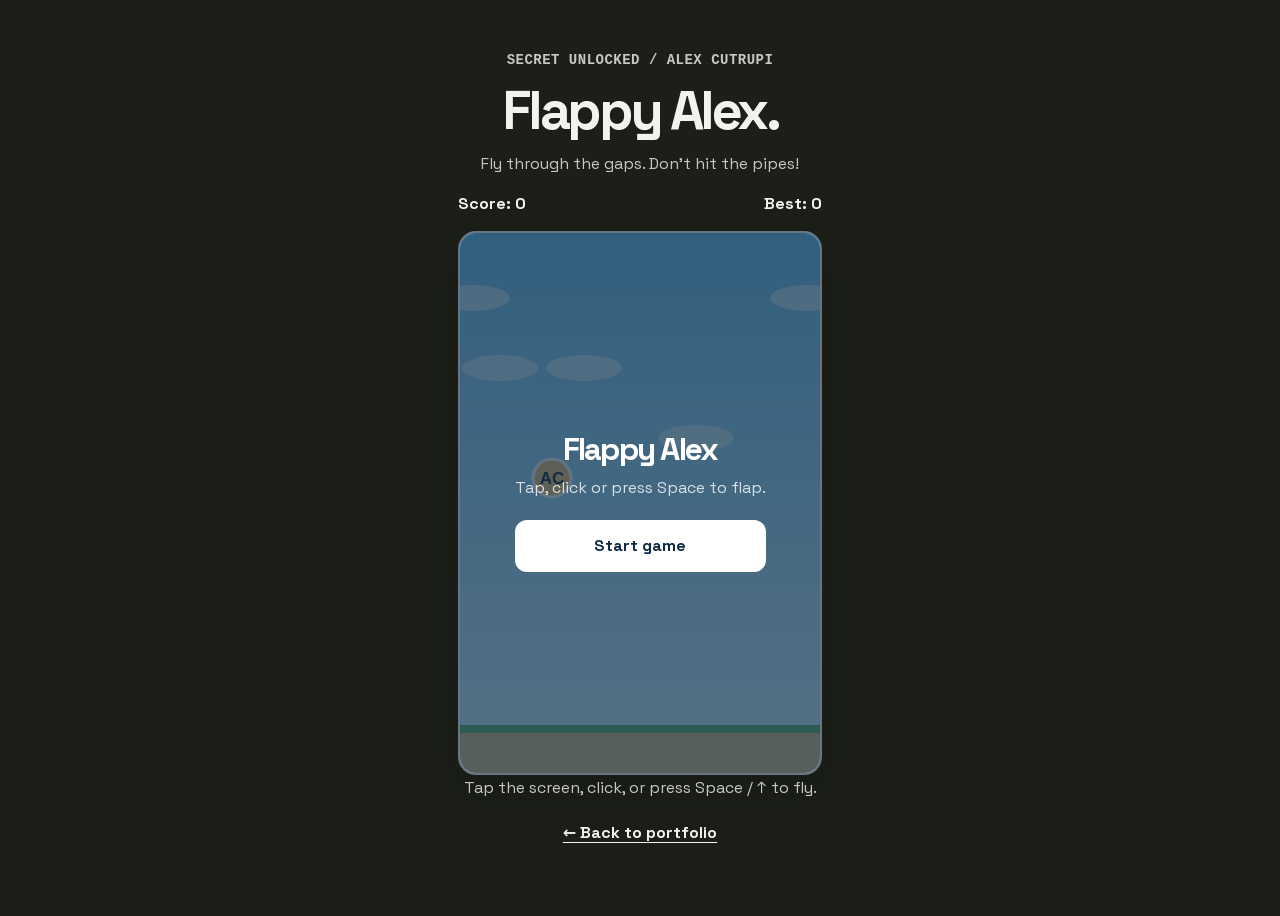
<file: flappy/index.html>
<!doctype html>
<html lang="en"><head><meta charset="utf-8"><meta name="viewport" content="width=device-width,initial-scale=1"><title>Flappy Alex — Secret Game</title><meta name="robots" content="noindex,nofollow"><link rel="stylesheet" href="../styles.css">
<style>
.game-wrap{max-width:560px;margin:50px auto;padding:0 18px;text-align:center}.game-wrap h1{font-size:clamp(2rem,6vw,3.4rem);margin:12px 0}.game-wrap p{opacity:.8}.game-shell{position:relative;border:2px solid var(--color-border,#687586);border-radius:18px;overflow:hidden;background:#8bd6f3;touch-action:none;box-shadow:0 16px 45px #0002}canvas{display:block;width:100%;height:auto;aspect-ratio:360/540}.game-overlay{position:absolute;inset:0;display:grid;place-content:center;background:#102b45a8;color:white;padding:24px}.game-overlay[hidden]{display:none}.game-overlay h2{color:white;font-size:2rem;margin:0 0 8px}.game-overlay p{color:white;margin:0 0 20px}.game-overlay button{background:#fff;color:#102b45;border:0;border-radius:12px;padding:13px 28px;font-weight:800;cursor:pointer;font-size:1rem}.game-stats{display:flex;justify-content:space-between;gap:12px;margin:14px 0;font-weight:700}.game-back{display:inline-block;margin:20px 0}
</style></head><body><main class="game-wrap"><p class="eyebrow">Secret unlocked / Alex Cutrupi</p><h1>Flappy <span class="accent">Alex.</span></h1><p>Fly through the gaps. Don't hit the pipes!</p><div class="game-stats"><span>Score: <output id="score">0</output></span><span>Best: <output id="best">0</output></span></div><div class="game-shell" id="shell"><canvas id="game" width="360" height="540" aria-label="Flappy Alex game"></canvas><div class="game-overlay" id="overlay"><h2 id="heading">Flappy Alex</h2><p id="message">Tap, click or press Space to flap.</p><button id="start" type="button">Start game</button></div></div><p>Tap the screen, click, or press Space / ↑ to fly.</p><a class="text-link game-back" href="../index.html">← Back to portfolio</a></main>
<script>
(()=>{'use strict';
const canvas=document.getElementById('game'),ctx=canvas.getContext('2d'),overlay=document.getElementById('overlay'),heading=document.getElementById('heading'),message=document.getElementById('message'),start=document.getElementById('start'),scoreEl=document.getElementById('score'),bestEl=document.getElementById('best');
const W=360,H=540,ground=H-48,face=new Image();face.crossOrigin='anonymous';face.src='https://www.gravatar.com/avatar/7291030cd63b19b1c144e091982c1e3ec3c220fd57a21c6c3b3695e341fe00ba?s=448&d=mp';
let best=0;try{best=Number(localStorage.getItem('flappyAlexBest'))||0}catch(e){}bestEl.textContent=best;
let state='ready',bird={x:92,y:245,vy:0,r:19},pipes=[],score=0,frames=0,last=0,raf=0;
function reset(){bird={x:92,y:245,vy:0,r:19};pipes=[];score=0;frames=0;scoreEl.textContent='0';state='playing';overlay.hidden=true;last=0;cancelAnimationFrame(raf);raf=requestAnimationFrame(loop)}
function flap(){if(state==='playing')bird.vy=-5.65}
function finish(){if(state!=='playing')return;state='over';heading.textContent='Game over!';message.textContent='You scored '+score+'. Give it another go!';start.textContent='Play again';overlay.hidden=false}
function action(e){if(e)e.preventDefault();if(state!=='playing')reset();else flap()}
start.addEventListener('click',e=>{e.stopPropagation();action(e)});canvas.addEventListener('pointerdown',action);
document.addEventListener('keydown',e=>{if(e.code==='Space'||e.code==='ArrowUp'){if(e.repeat)return;action(e)}});
function addPipe(){const gap=151,top=65+Math.random()*(ground-gap-125);pipes.push({x:W+30,top,gap,passed:false})}
function update(dt){frames+=dt;if(frames>=88){frames-=88;addPipe()}bird.vy+=0.32*dt;bird.y+=bird.vy*dt;
for(const p of pipes){p.x-=2.25*dt;if(!p.passed&&p.x+61<bird.x){p.passed=true;score++;scoreEl.textContent=score;if(score>best){best=score;bestEl.textContent=best;try{localStorage.setItem('flappyAlexBest',String(best))}catch(e){}}}
if(bird.x+bird.r-5>p.x&&bird.x-bird.r+5<p.x+61&&(bird.y-bird.r+5<p.top||bird.y+bird.r-5>p.top+p.gap))finish()}
pipes=pipes.filter(p=>p.x>-70);if(bird.y+bird.r>=ground||bird.y-bird.r<=0)finish()}
function draw(){const sky=ctx.createLinearGradient(0,0,0,ground);sky.addColorStop(0,'#72c6f0');sky.addColorStop(1,'#d7f5ff');ctx.fillStyle=sky;ctx.fillRect(0,0,W,H);
ctx.fillStyle='#ffffff88';for(let i=0;i<5;i++){let x=(i*112+32)%420-20,y=65+(i%3)*70;ctx.beginPath();ctx.ellipse(x,y,38,13,0,0,Math.PI*2);ctx.fill()}
for(const p of pipes){ctx.fillStyle='#2c9e68';ctx.strokeStyle='#176843';ctx.lineWidth=3;ctx.fillRect(p.x,0,61,p.top);ctx.strokeRect(p.x,0,61,p.top);ctx.fillRect(p.x,p.top+p.gap,61,ground-p.top-p.gap);ctx.strokeRect(p.x,p.top+p.gap,61,ground-p.top-p.gap);ctx.fillStyle='#42c989';ctx.fillRect(p.x-5,p.top-22,71,22);ctx.fillRect(p.x-5,p.top+p.gap,71,22);ctx.strokeRect(p.x-5,p.top-22,71,22);ctx.strokeRect(p.x-5,p.top+p.gap,71,22)}
ctx.fillStyle='#65bd69';ctx.fillRect(0,ground,W,8);ctx.fillStyle='#dfc68a';ctx.fillRect(0,ground+8,W,H-ground-8);
ctx.save();ctx.translate(bird.x,bird.y);ctx.rotate(Math.max(-.35,Math.min(.9,bird.vy*.065)));ctx.beginPath();ctx.arc(0,0,bird.r,0,Math.PI*2);ctx.clip();if(face.complete&&face.naturalWidth){ctx.drawImage(face,-bird.r,-bird.r,bird.r*2,bird.r*2)}else{ctx.fillStyle='#f6c97b';ctx.fillRect(-bird.r,-bird.r,bird.r*2,bird.r*2);ctx.fillStyle='#172f45';ctx.font='bold 17px sans-serif';ctx.textAlign='center';ctx.fillText('AC',0,6)}ctx.restore();ctx.beginPath();ctx.arc(bird.x,bird.y,bird.r,0,Math.PI*2);ctx.lineWidth=3;ctx.strokeStyle='#fff';ctx.stroke()}
function loop(t){if(state!=='playing')return;const dt=last?Math.min((t-last)/16.667,2):1;last=t;update(dt);draw();if(state==='playing')raf=requestAnimationFrame(loop)}
draw();
})();
</script></body></html>
</file>
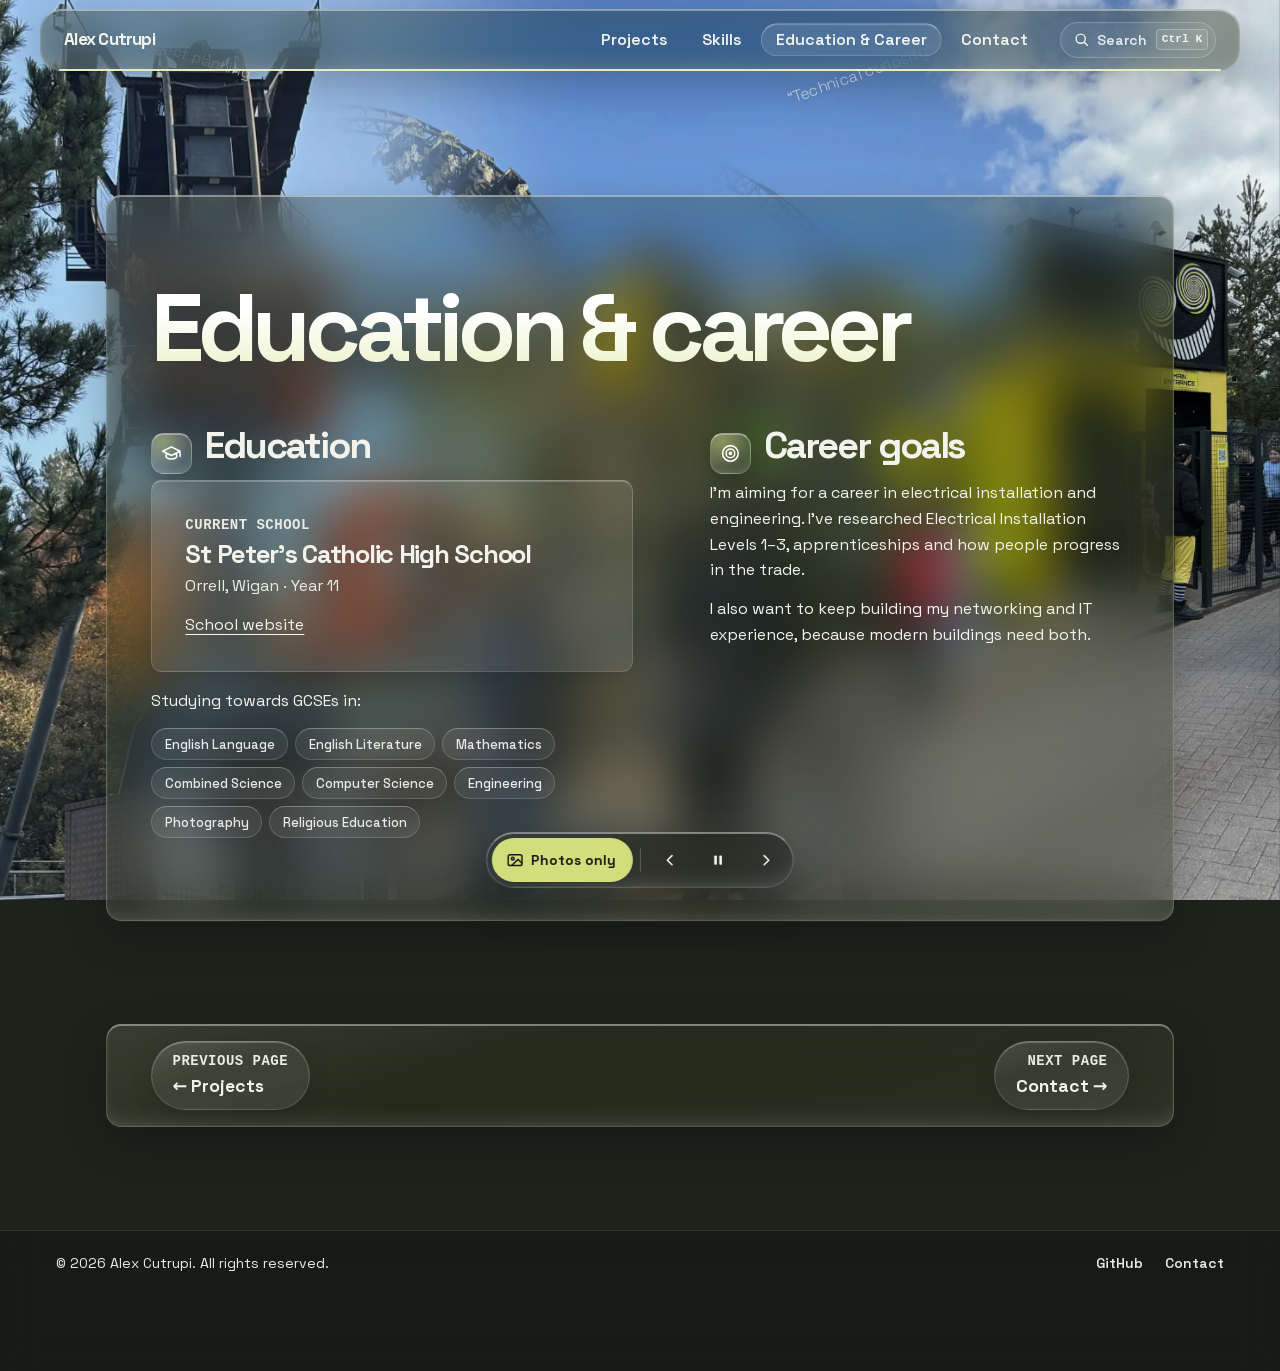
<file: education-career.html>
<!DOCTYPE html>
<html lang="en-GB">
<head>
  <meta charset="UTF-8">
  <meta name="viewport" content="width=device-width, initial-scale=1.0">
  <title>Education &amp; Electrical Career Goals | Alex Cutrupi</title>
  <meta name="description" content="Read about Alex Cutrupi’s GCSE studies and career goals in electrical installation and engineering, alongside an interest in networking and IT infrastructure.">
  <link rel="icon" href="/favicon.ico" sizes="48x48">
  <link rel="icon" type="image/png" sizes="96x96" href="/assets/favicon-96.png">
  <link rel="icon" type="image/png" sizes="192x192" href="/assets/favicon-192.png">
  <link rel="apple-touch-icon" href="/apple-touch-icon.png">
  <link rel="manifest" href="/site.webmanifest">
  <link rel="stylesheet" href="styles.css?v=14db1777">
  <script>
    // Backdrop photo size: the full-quality originals on screens with the pixels to show them (Retina,
    // 4K, larger phones), the standard ones elsewhere, where they look identical. Chosen before first
    // paint so only one size is ever downloaded.
    (function () {
      var wide = matchMedia("(min-width: 800.02px)").matches, dpr = window.devicePixelRatio || 1;
      var full = wide ? Math.max(screen.width, screen.height) * dpr > 2600 : Math.min(screen.width, screen.height) * dpr > 1200;
      if (full) document.documentElement.setAttribute("data-photo-size", "full");
      var name = "52" + (full ? "-full" : "") + ".webp", dir = "assets/photo-blends/";
      [["mobile-", "(max-width: 800px)"], ["desktop-", "(min-width: 800.02px)"]].forEach(function (size) {
        var link = document.createElement("link");
        link.rel = "preload"; link.as = "image"; link.href = dir + size[0] + name; link.media = size[1];
        link.setAttribute("fetchpriority", "high");
        document.head.appendChild(link);
      });
      if (full) {
        var style = document.createElement("style");
        style.textContent = ".photo-backdrop{--backdrop-desktop:url(\"" + dir + "desktop-" + name +
          "\");--backdrop-mobile:url(\"" + dir + "mobile-" + name + "\")}";
        document.head.appendChild(style);
      }
    })();
  </script>
  <meta name="author" content="Alex Cutrupi">
  <meta name="theme-color" content="#1b1f18">
  <link rel="me" href="https://github.com/alexcutrupi">
  <link rel="me" href="https://www.instagram.com/cutrupi.alex/">
  <link rel="me" href="https://www.youtube.com/@alexcutrupi">
  <link rel="me" href="https://www.facebook.com/alex.cutrupi.3/">
  <link rel="alternate" type="text/plain" href="/llms.txt" title="Plain-text profile for AI assistants">
  <link rel="canonical" href="https://alexcutrupi.com/education-career.html">
  <meta name="robots" content="index, follow, max-snippet:-1, max-image-preview:large">
  <meta property="og:type" content="website">
  <meta property="og:site_name" content="Alex Cutrupi">
  <meta property="og:locale" content="en_GB">
  <meta property="og:url" content="https://alexcutrupi.com/education-career.html">
  <meta property="og:title" content="Education &amp; Electrical Career Goals | Alex Cutrupi">
  <meta property="og:description" content="Read about Alex Cutrupi’s GCSE studies and career goals in electrical installation and engineering, alongside an interest in networking and IT infrastructure.">
  <meta property="og:image" content="https://alexcutrupi.com/assets/alex-cutrupi-share.jpg">
  <meta property="og:image:type" content="image/jpeg">
  <meta property="og:image:width" content="640">
  <meta property="og:image:height" content="640">
  <meta property="og:image:alt" content="Portrait of Alex Cutrupi">
  <meta name="twitter:card" content="summary_large_image">
  <script type="application/ld+json">
{
  "@context": "https://schema.org",
  "@graph": [
    {
      "@type": "WebSite",
      "@id": "https://alexcutrupi.com/#website",
      "url": "https://alexcutrupi.com/",
      "name": "Alex Cutrupi",
      "inLanguage": "en-GB",
      "publisher": {
        "@id": "https://alexcutrupi.com/#alex-cutrupi"
      },
      "author": {
        "@id": "https://alexcutrupi.com/#alex-cutrupi"
      }
    },
    {
      "@type": "WebPage",
      "@id": "https://alexcutrupi.com/education-career.html#page",
      "url": "https://alexcutrupi.com/education-career.html",
      "name": "Education & Electrical Career Goals | Alex Cutrupi",
      "description": "Read about Alex Cutrupi’s GCSE studies and career goals in electrical installation and engineering, alongside an interest in networking and IT infrastructure.",
      "inLanguage": "en-GB",
      "isPartOf": {
        "@id": "https://alexcutrupi.com/#website"
      },
      "about": {
        "@id": "https://alexcutrupi.com/#alex-cutrupi"
      },
      "author": {
        "@id": "https://alexcutrupi.com/#alex-cutrupi"
      }
    },
    {
      "@type": "BreadcrumbList",
      "itemListElement": [
        {
          "@type": "ListItem",
          "position": 1,
          "name": "Home",
          "item": "https://alexcutrupi.com/"
        },
        {
          "@type": "ListItem",
          "position": 2,
          "name": "Education & Career",
          "item": "https://alexcutrupi.com/education-career.html"
        }
      ]
    },
    {
      "@type": "Person",
      "@id": "https://alexcutrupi.com/#alex-cutrupi",
      "name": "Alex Cutrupi",
      "url": "https://alexcutrupi.com/"
    }
  ]
}
  </script>
</head>
<body class="photo-backdrop">
  <svg class="icon-sprite" aria-hidden="true" focusable="false"><symbol id="i-cap" viewBox="0 0 24 24"><path d="M2 9.5 12 4.5l10 5-10 5zM6 11.5v5c3.5 2.3 8.5 2.3 12 0v-5M22 9.5v6"/></symbol><symbol id="i-target" viewBox="0 0 24 24"><circle cx="12" cy="12" r="9"/><circle cx="12" cy="12" r="5"/><circle cx="12" cy="12" r="1.2"/></symbol></svg>
  <a class="skip-link" href="#main">Skip to content</a>
  <header class="site-header">
    <nav class="container nav" aria-label="Main navigation">
      <a href="/" class="brand">Alex Cutrupi</a>
      <button class="menu-toggle" type="button" aria-expanded="false" aria-controls="main-menu" hidden>Menu</button>
      <ul class="nav-links" id="main-menu">
        <li><a href="past-projects.html">Projects</a></li>
        <li><a href="skills.html">Skills</a></li>
        <li><a href="education-career.html" aria-current="page">Education &amp; Career</a></li>
        <li><a href="contact.html">Contact</a></li>
      </ul>
    </nav>
  </header>

  <div class="backdrop-controls" role="group" aria-label="Backdrop controls" hidden>
    <button class="backdrop-button backdrop-view" type="button" aria-controls="main">
      <svg class="backdrop-icon" viewBox="0 0 24 24" aria-hidden="true"><rect x="3" y="5" width="18" height="14" rx="2.5"/><circle cx="9" cy="10" r="1.8"/><path d="M21 16l-5-5-8.5 8"/></svg>
      <span class="backdrop-view-label">Photos only</span>
    </button>
    <span class="backdrop-divider" aria-hidden="true"></span>
    <button class="backdrop-button backdrop-round backdrop-previous" type="button" aria-label="Previous backdrop" hidden>
      <svg class="backdrop-icon" viewBox="0 0 24 24" aria-hidden="true"><path d="M14.5 6l-6 6 6 6"/></svg>
    </button>
    <button class="backdrop-button backdrop-round backdrop-toggle" type="button" aria-label="Pause backdrop" hidden>
      <span class="backdrop-progress" aria-hidden="true"></span>
      <svg class="backdrop-icon icon-pause" viewBox="0 0 24 24" aria-hidden="true"><rect x="7" y="6" width="3.4" height="12" rx="1"/><rect x="13.6" y="6" width="3.4" height="12" rx="1"/></svg>
      <svg class="backdrop-icon icon-play" viewBox="0 0 24 24" aria-hidden="true"><path d="M8.5 5.8v12.4l10-6.2z"/></svg>
      <span class="backdrop-toggle-label sr-only">Pause</span>
    </button>
    <button class="backdrop-button backdrop-round backdrop-next" type="button" aria-label="Next backdrop" hidden>
      <svg class="backdrop-icon" viewBox="0 0 24 24" aria-hidden="true"><path d="M9.5 6l6 6-6 6"/></svg>
    </button>
    <span class="sr-only" id="backdrop-status" role="status"></span>
  </div>

  <main id="main" tabindex="-1">
    <section class="section container">
      <h1>Education &amp; career</h1>
      <div class="two-col-grid education-grid">
        <div id="education">
          <div class="heading-with-icon"><span class="glass-icon" aria-hidden="true"><svg><use href="#i-cap"/></svg></span><h2>Education</h2></div>
          <div class="school-card">
            <p class="school-label">Current school</p>
            <h3 class="school-name">St Peter’s Catholic High School</h3>
            <p class="school-meta">Orrell, Wigan &middot; Year 11</p>
            <ul class="school-links">
              <li><a href="https://saintpetershigh.wigan.sch.uk/" target="_blank" rel="noopener">School website</a></li>
            </ul>
          </div>
          <p>Studying towards GCSEs in:</p>
          <p class="tag-list">
            <span class="tag">English Language</span><span class="tag">English Literature</span><span class="tag">Mathematics</span><span class="tag">Combined Science</span><span class="tag">Computer Science</span><span class="tag">Engineering</span><span class="tag">Photography</span><span class="tag">Religious Education</span>
          </p>
        </div>

        <div id="career">
          <div class="heading-with-icon"><span class="glass-icon" aria-hidden="true"><svg><use href="#i-target"/></svg></span><h2>Career goals</h2></div>
          <p>I’m aiming for a career in electrical installation and engineering. I’ve researched Electrical Installation Levels 1&ndash;3, apprenticeships and how people progress in the trade.</p>
          <p>I also want to keep building my networking and IT experience, because modern buildings need both.</p>
        </div>
      </div>
    </section>
  </main>

  <nav class="page-nav container" aria-label="Page navigation">
    <a class="page-nav-link page-nav-prev" href="past-projects.html">
      <span class="page-nav-label">Previous page</span>
      <span class="page-nav-title">Projects</span>
    </a>
    <a class="page-nav-link page-nav-next" href="contact.html">
      <span class="page-nav-label">Next page</span>
      <span class="page-nav-title">Contact</span>
    </a>
  </nav>

  <footer class="site-footer">
    <div class="container footer-inner">
      <p>&copy; <span id="year"></span> Alex Cutrupi. All rights reserved.</p>
      <nav aria-label="Footer links">
        <a href="https://github.com/alexcutrupi">GitHub</a>
        <a href="contact.html">Contact</a>
      </nav>
    </div>
  </footer>

  <script src="script.js?v=64775db3"></script>
</body>
</html>
</file>
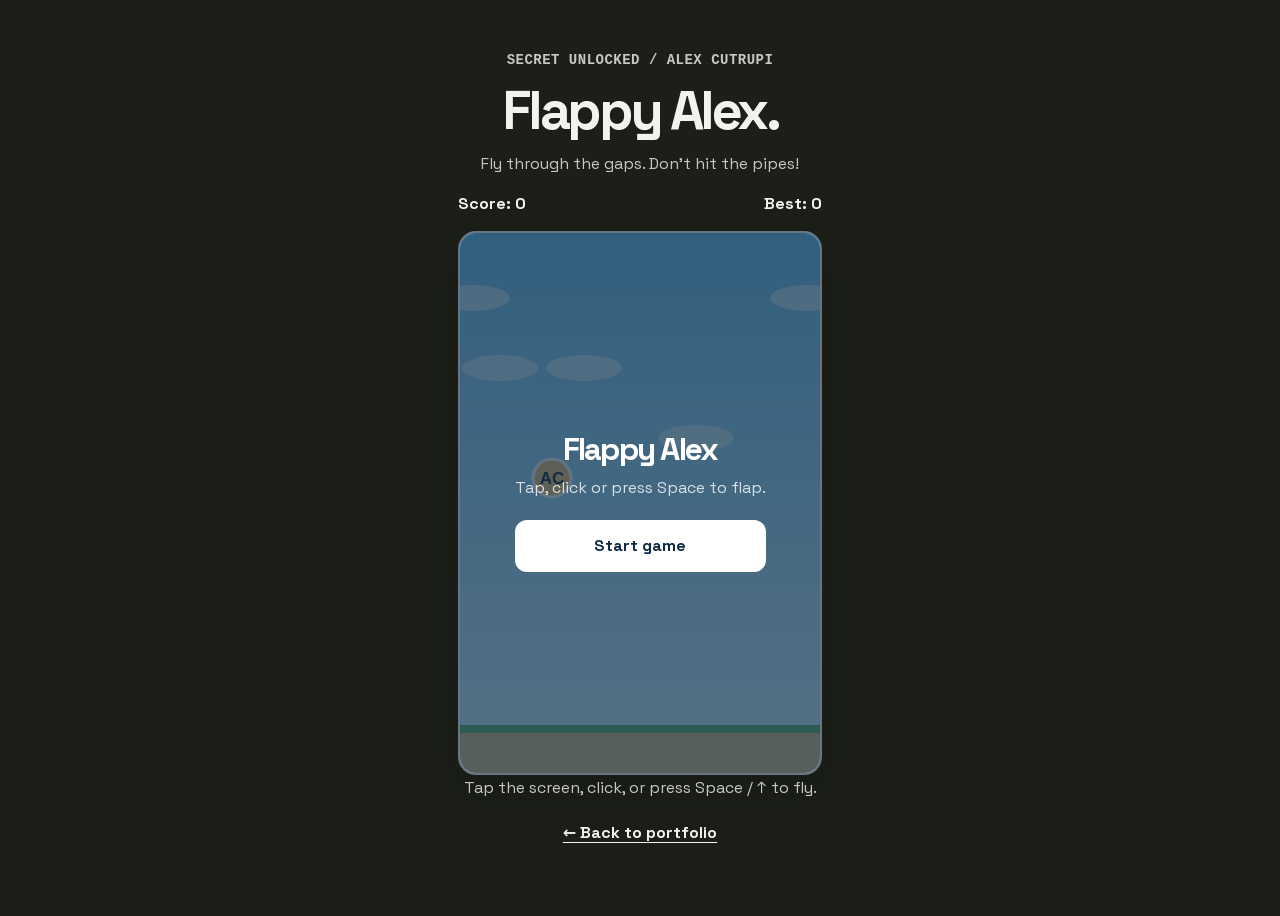
<file: flappy-alex.html>
<!doctype html>
<html lang="en"><head><meta charset="utf-8"><meta name="viewport" content="width=device-width,initial-scale=1"><title>Flappy Alex — Secret Game</title><meta name="robots" content="noindex,nofollow"><link rel="stylesheet" href="styles.css?v=14db1777">
<style>
.game-wrap{max-width:560px;margin:50px auto;padding:0 18px;text-align:center}.game-wrap h1{font-size:clamp(2rem,6vw,3.4rem);margin:12px 0}.game-wrap p{opacity:.8}.game-shell{position:relative;border:2px solid var(--color-border,#687586);border-radius:18px;overflow:hidden;background:#8bd6f3;touch-action:none;box-shadow:0 16px 45px #0002}canvas{display:block;width:100%;height:auto;aspect-ratio:360/540}.game-overlay{position:absolute;inset:0;display:grid;place-content:center;background:#102b45a8;color:white;padding:24px}.game-overlay[hidden]{display:none}.game-overlay h2{color:white;font-size:2rem;margin:0 0 8px}.game-overlay p{color:white;margin:0 0 20px}.game-overlay button{background:#fff;color:#102b45;border:0;border-radius:12px;padding:13px 28px;font-weight:800;cursor:pointer;font-size:1rem}.game-stats{display:flex;justify-content:space-between;gap:12px;margin:14px 0;font-weight:700}.game-back{display:inline-block;margin:20px 0}
</style></head><body><main class="game-wrap"><p class="eyebrow">Secret unlocked / Alex Cutrupi</p><h1>Flappy <span class="accent">Alex.</span></h1><p>Fly through the gaps. Don't hit the pipes!</p><div class="game-stats"><span>Score: <output id="score">0</output></span><span>Best: <output id="best">0</output></span></div><div class="game-shell" id="shell"><canvas id="game" width="360" height="540" aria-label="Flappy Alex game"></canvas><div class="game-overlay" id="overlay"><h2 id="heading">Flappy Alex</h2><p id="message">Tap, click or press Space to flap.</p><button id="start" type="button">Start game</button></div></div><p>Tap the screen, click, or press Space / ↑ to fly.</p><a class="text-link game-back" href="index.html">← Back to portfolio</a></main>
<script>
(()=>{'use strict';
const canvas=document.getElementById('game'),ctx=canvas.getContext('2d'),overlay=document.getElementById('overlay'),heading=document.getElementById('heading'),message=document.getElementById('message'),start=document.getElementById('start'),scoreEl=document.getElementById('score'),bestEl=document.getElementById('best');
const W=360,H=540,ground=H-48,face=new Image();face.crossOrigin='anonymous';face.src='https://www.gravatar.com/avatar/7291030cd63b19b1c144e091982c1e3ec3c220fd57a21c6c3b3695e341fe00ba?s=448&d=mp';
let best=0;try{best=Number(localStorage.getItem('flappyAlexBest'))||0}catch(e){}bestEl.textContent=best;
let state='ready',bird={x:92,y:245,vy:0,r:19},pipes=[],score=0,frames=0,last=0,raf=0;
function reset(){bird={x:92,y:245,vy:0,r:19};pipes=[];score=0;frames=0;scoreEl.textContent='0';state='playing';overlay.hidden=true;last=0;cancelAnimationFrame(raf);raf=requestAnimationFrame(loop)}
function flap(){if(state==='playing')bird.vy=-5.65}
function finish(){if(state!=='playing')return;state='over';heading.textContent='Game over!';message.textContent='You scored '+score+'. Give it another go!';start.textContent='Play again';overlay.hidden=false}
function action(e){if(e)e.preventDefault();if(state!=='playing')reset();else flap()}
start.addEventListener('click',e=>{e.stopPropagation();action(e)});canvas.addEventListener('pointerdown',action);
document.addEventListener('keydown',e=>{if(e.code==='Space'||e.code==='ArrowUp'){if(e.repeat)return;action(e)}});
function addPipe(){const gap=151,top=65+Math.random()*(ground-gap-125);pipes.push({x:W+30,top,gap,passed:false})}
function update(dt){frames+=dt;if(frames>=88){frames-=88;addPipe()}bird.vy+=0.32*dt;bird.y+=bird.vy*dt;
for(const p of pipes){p.x-=2.25*dt;if(!p.passed&&p.x+61<bird.x){p.passed=true;score++;scoreEl.textContent=score;if(score>best){best=score;bestEl.textContent=best;try{localStorage.setItem('flappyAlexBest',String(best))}catch(e){}}}
if(bird.x+bird.r-5>p.x&&bird.x-bird.r+5<p.x+61&&(bird.y-bird.r+5<p.top||bird.y+bird.r-5>p.top+p.gap))finish()}
pipes=pipes.filter(p=>p.x>-70);if(bird.y+bird.r>=ground||bird.y-bird.r<=0)finish()}
function draw(){const sky=ctx.createLinearGradient(0,0,0,ground);sky.addColorStop(0,'#72c6f0');sky.addColorStop(1,'#d7f5ff');ctx.fillStyle=sky;ctx.fillRect(0,0,W,H);
ctx.fillStyle='#ffffff88';for(let i=0;i<5;i++){let x=(i*112+32)%420-20,y=65+(i%3)*70;ctx.beginPath();ctx.ellipse(x,y,38,13,0,0,Math.PI*2);ctx.fill()}
for(const p of pipes){ctx.fillStyle='#2c9e68';ctx.strokeStyle='#176843';ctx.lineWidth=3;ctx.fillRect(p.x,0,61,p.top);ctx.strokeRect(p.x,0,61,p.top);ctx.fillRect(p.x,p.top+p.gap,61,ground-p.top-p.gap);ctx.strokeRect(p.x,p.top+p.gap,61,ground-p.top-p.gap);ctx.fillStyle='#42c989';ctx.fillRect(p.x-5,p.top-22,71,22);ctx.fillRect(p.x-5,p.top+p.gap,71,22);ctx.strokeRect(p.x-5,p.top-22,71,22);ctx.strokeRect(p.x-5,p.top+p.gap,71,22)}
ctx.fillStyle='#65bd69';ctx.fillRect(0,ground,W,8);ctx.fillStyle='#dfc68a';ctx.fillRect(0,ground+8,W,H-ground-8);
ctx.save();ctx.translate(bird.x,bird.y);ctx.rotate(Math.max(-.35,Math.min(.9,bird.vy*.065)));ctx.beginPath();ctx.arc(0,0,bird.r,0,Math.PI*2);ctx.clip();if(face.complete&&face.naturalWidth){ctx.drawImage(face,-bird.r,-bird.r,bird.r*2,bird.r*2)}else{ctx.fillStyle='#f6c97b';ctx.fillRect(-bird.r,-bird.r,bird.r*2,bird.r*2);ctx.fillStyle='#172f45';ctx.font='bold 17px sans-serif';ctx.textAlign='center';ctx.fillText('AC',0,6)}ctx.restore();ctx.beginPath();ctx.arc(bird.x,bird.y,bird.r,0,Math.PI*2);ctx.lineWidth=3;ctx.strokeStyle='#fff';ctx.stroke()}
function loop(t){if(state!=='playing')return;const dt=last?Math.min((t-last)/16.667,2):1;last=t;update(dt);draw();if(state==='playing')raf=requestAnimationFrame(loop)}
draw();
})();
</script></body></html>
</file>
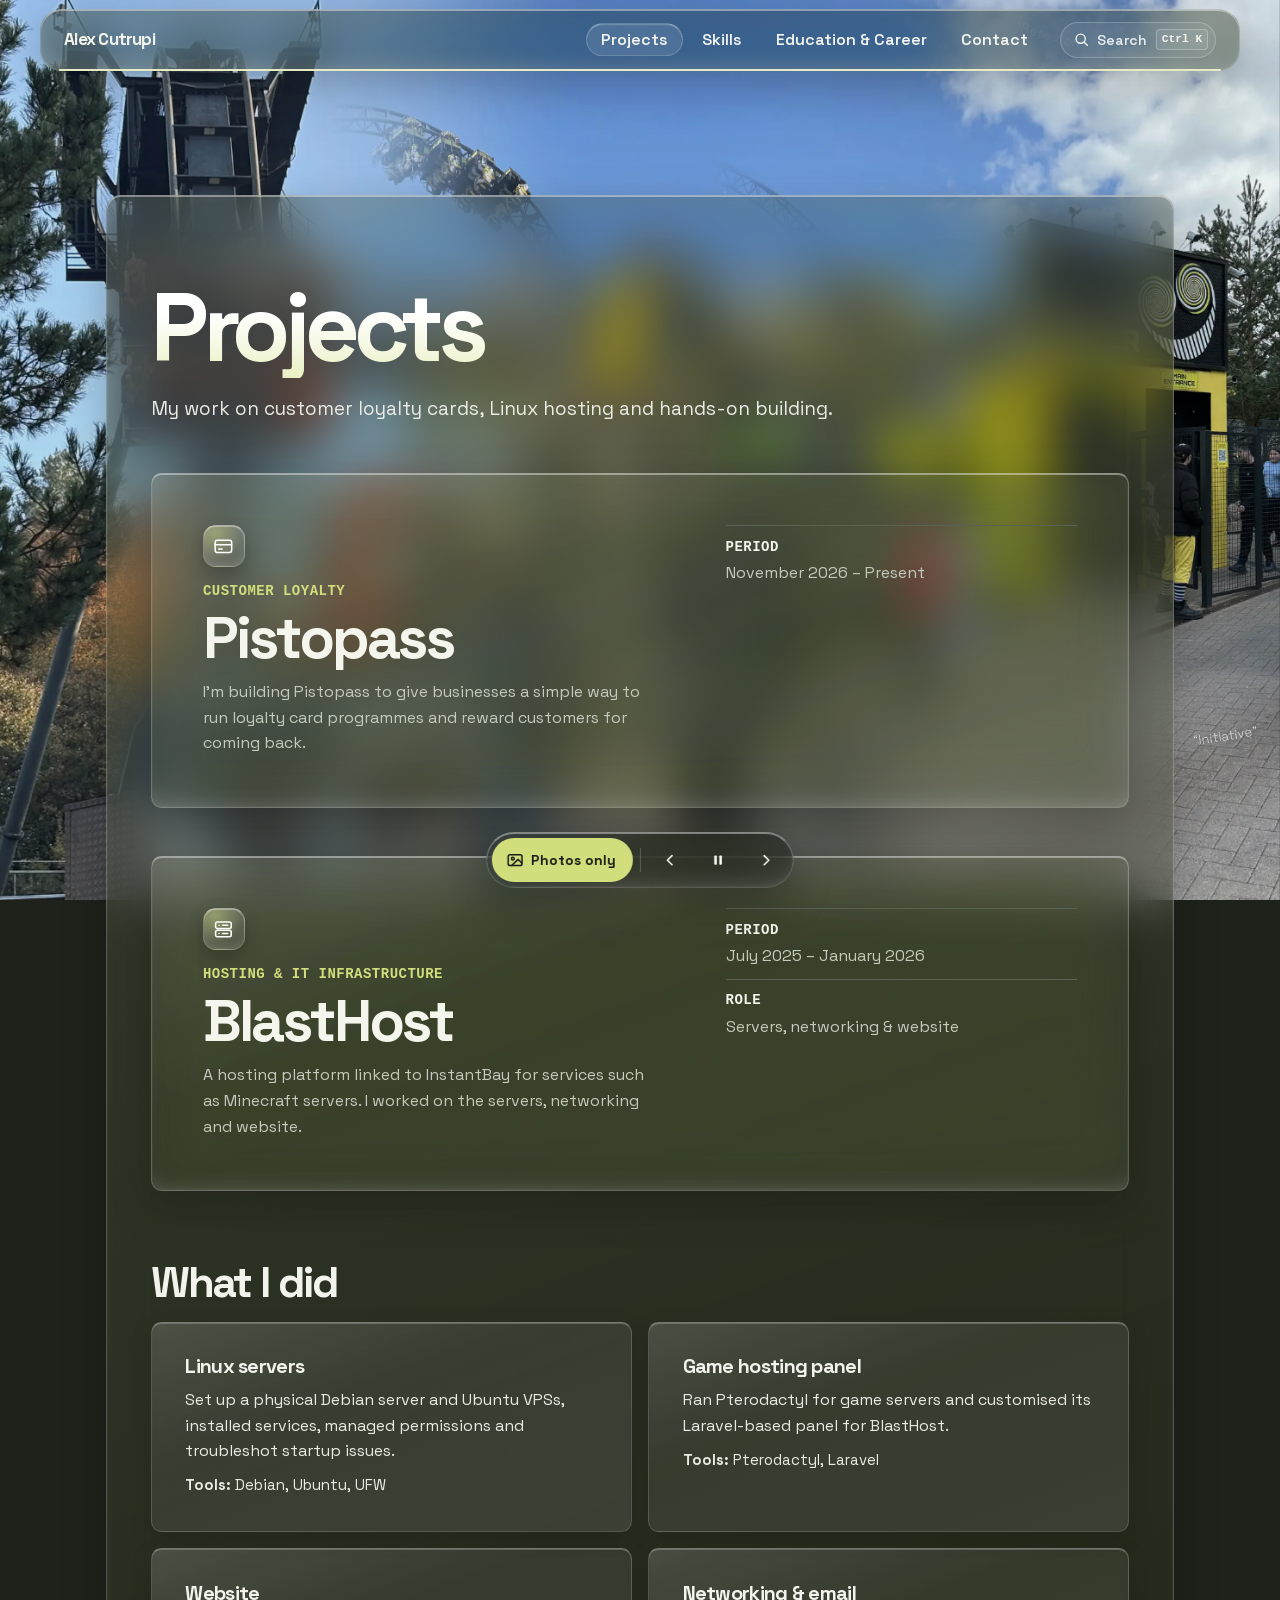
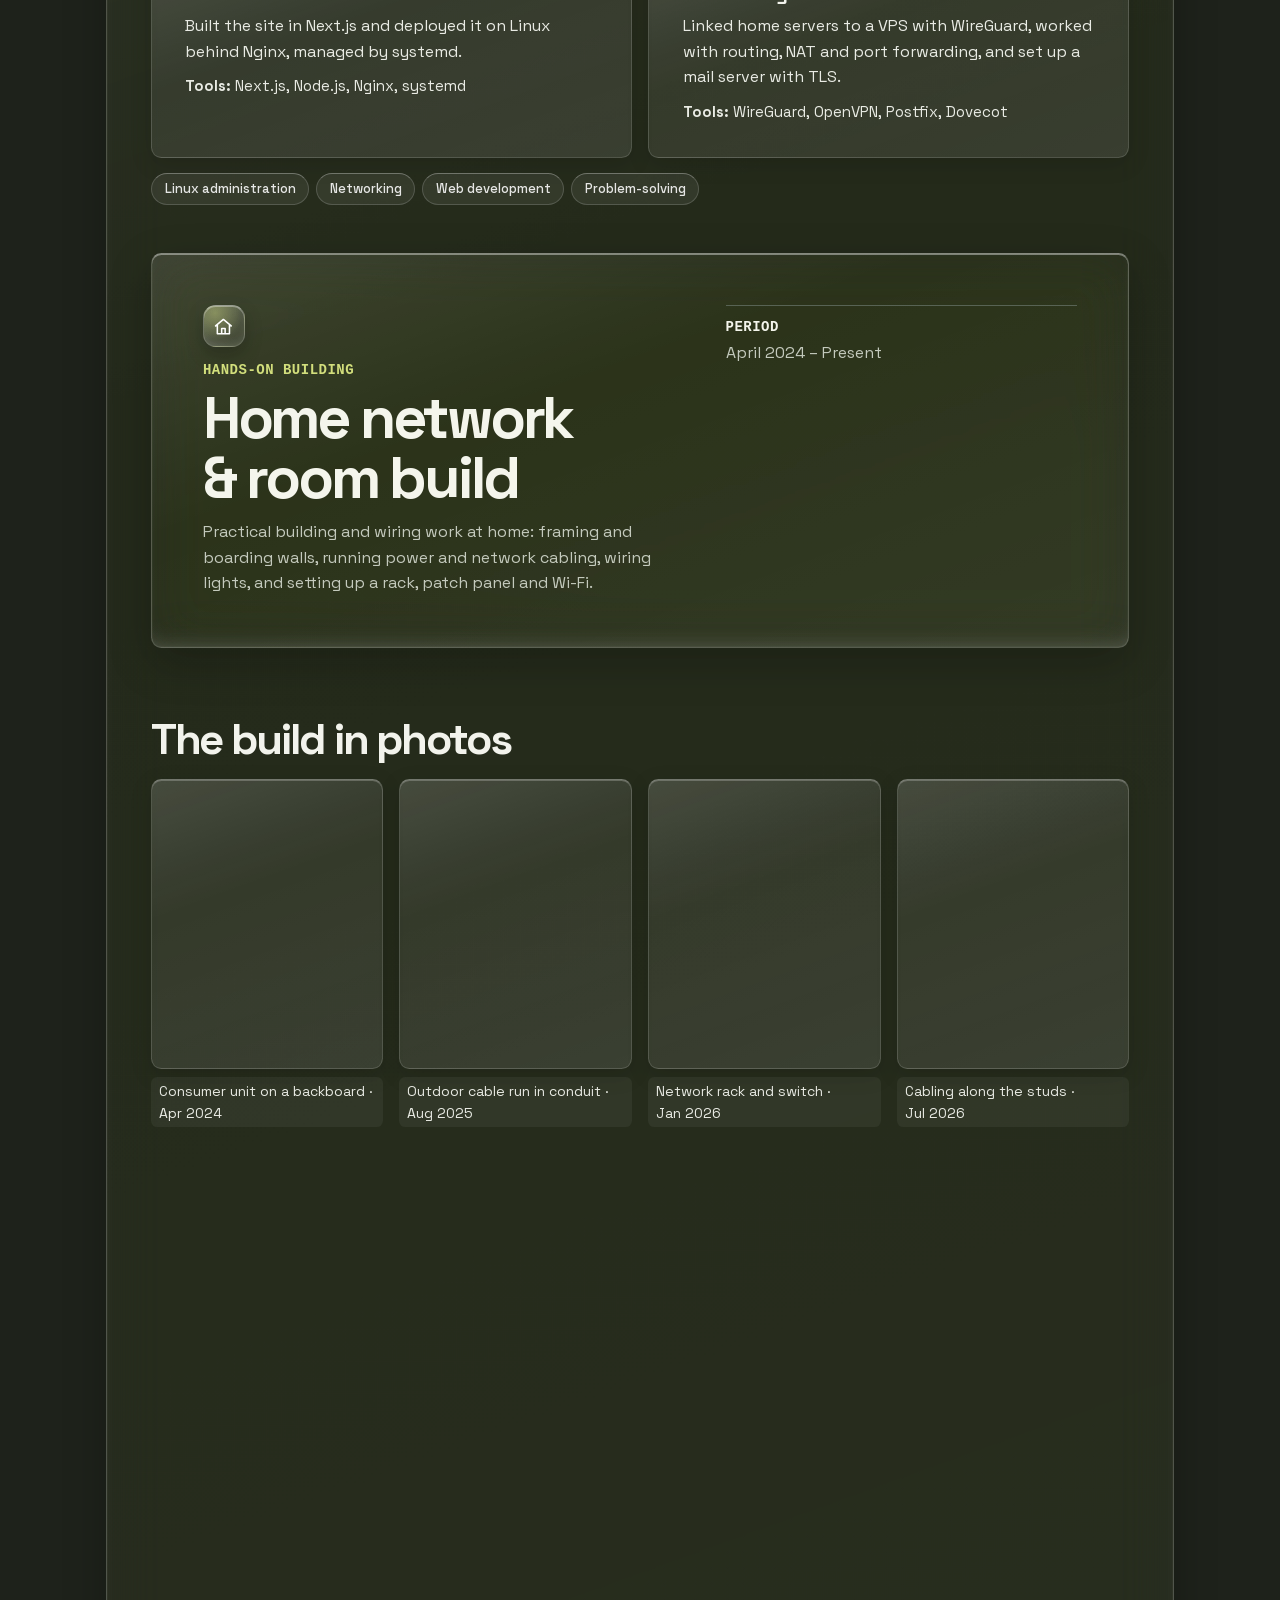
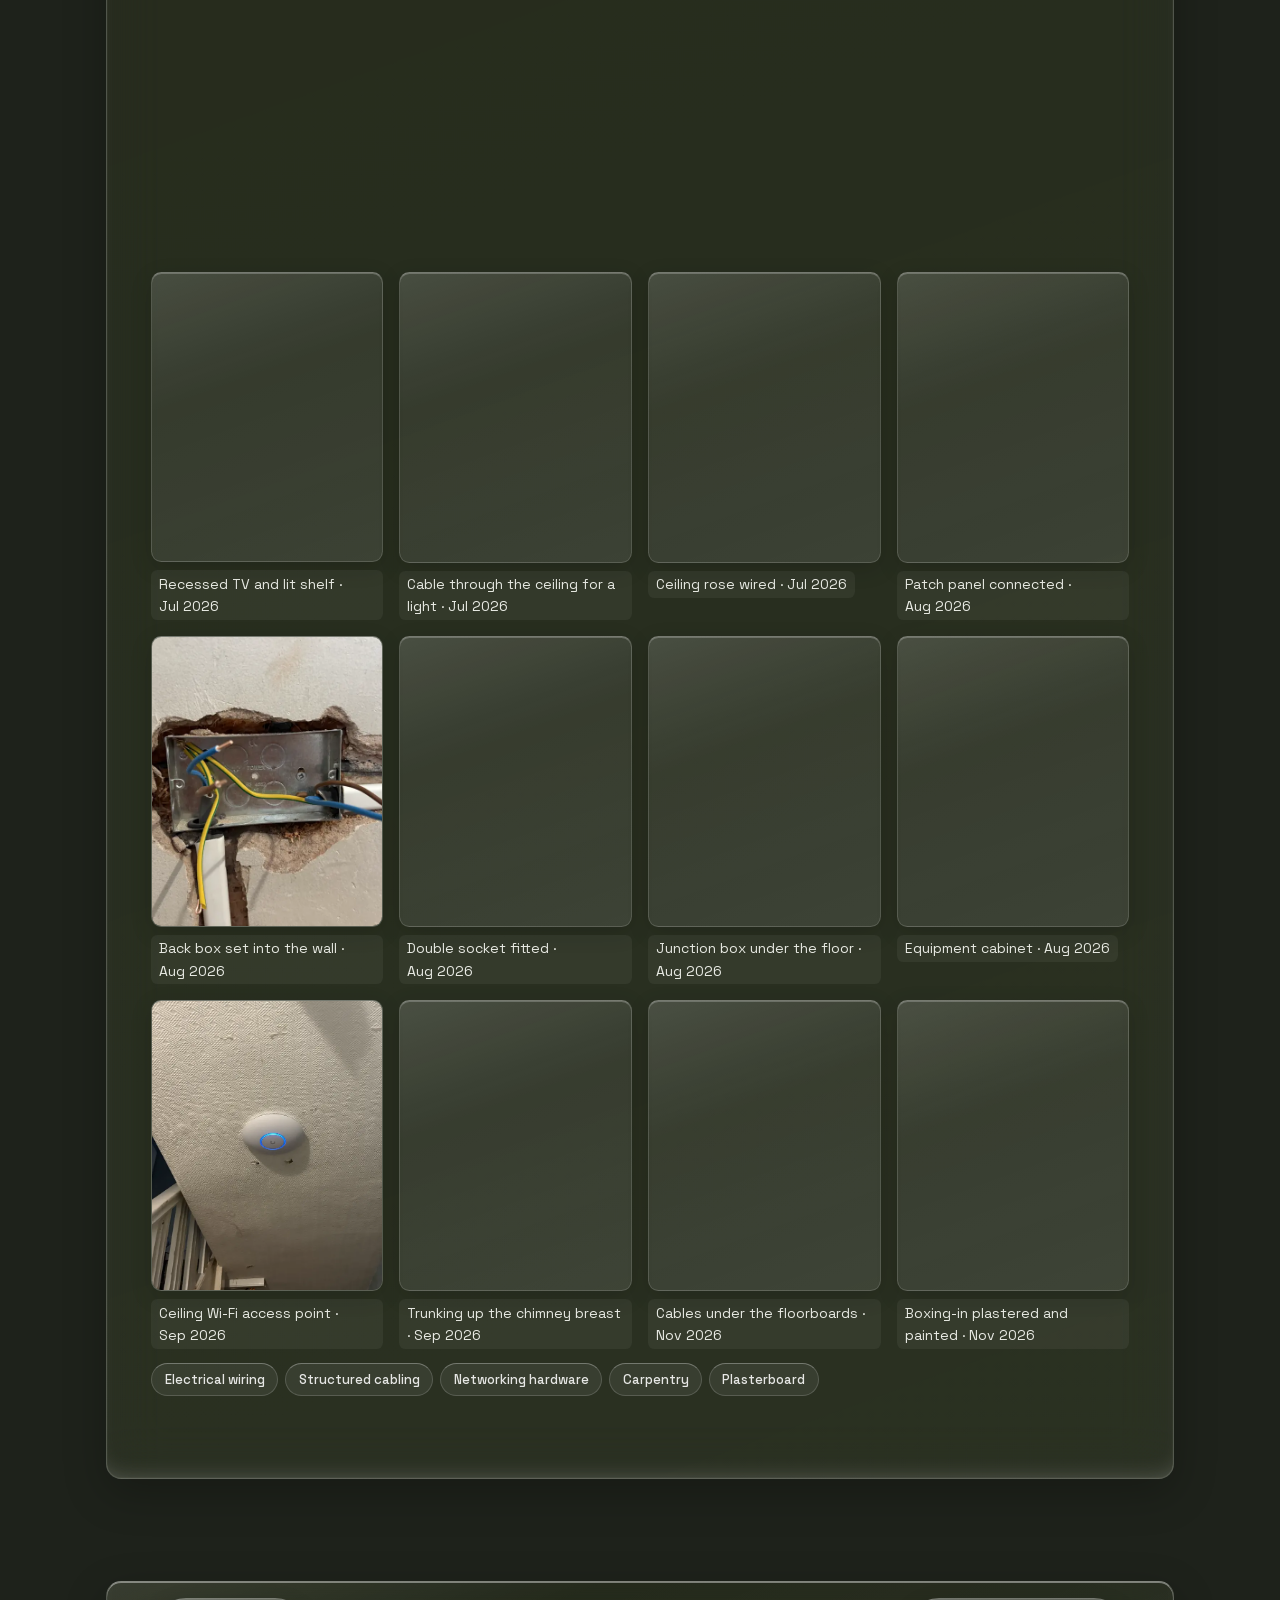
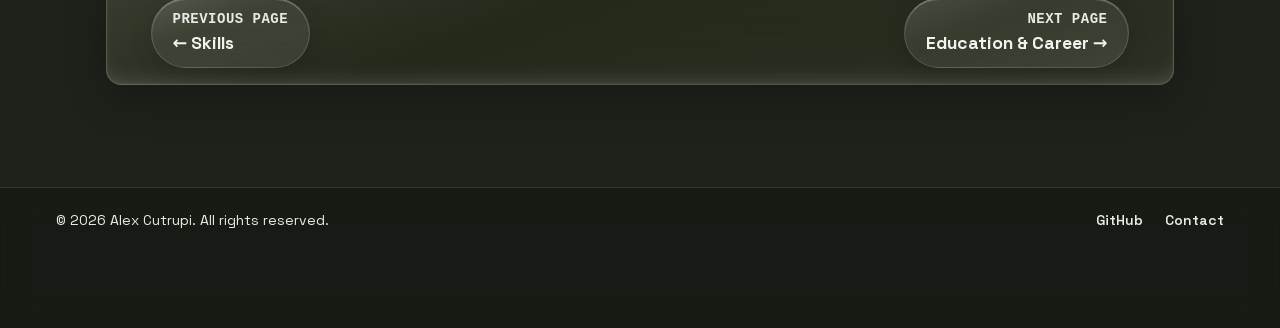
<file: past-projects.html>
<!DOCTYPE html>
<html lang="en-GB">
<head>
  <meta charset="UTF-8">
  <meta name="viewport" content="width=device-width, initial-scale=1.0">
  <title>Pistopass &amp; BlastHost Projects | Alex Cutrupi</title>
  <meta name="description" content="Explore Pistopass, Alex Cutrupi’s loyalty card project for businesses, BlastHost, his case study in Linux hosting and networking, and his hands-on home network build.">
  <link rel="icon" href="/favicon.ico" sizes="48x48">
  <link rel="icon" type="image/png" sizes="96x96" href="/assets/favicon-96.png">
  <link rel="icon" type="image/png" sizes="192x192" href="/assets/favicon-192.png">
  <link rel="apple-touch-icon" href="/apple-touch-icon.png">
  <link rel="manifest" href="/site.webmanifest">
  <link rel="stylesheet" href="styles.css?v=14db1777">
  <script>
    // Backdrop photo size: the full-quality originals on screens with the pixels to show them (Retina,
    // 4K, larger phones), the standard ones elsewhere, where they look identical. Chosen before first
    // paint so only one size is ever downloaded.
    (function () {
      var wide = matchMedia("(min-width: 800.02px)").matches, dpr = window.devicePixelRatio || 1;
      var full = wide ? Math.max(screen.width, screen.height) * dpr > 2600 : Math.min(screen.width, screen.height) * dpr > 1200;
      if (full) document.documentElement.setAttribute("data-photo-size", "full");
      var name = "52" + (full ? "-full" : "") + ".webp", dir = "assets/photo-blends/";
      [["mobile-", "(max-width: 800px)"], ["desktop-", "(min-width: 800.02px)"]].forEach(function (size) {
        var link = document.createElement("link");
        link.rel = "preload"; link.as = "image"; link.href = dir + size[0] + name; link.media = size[1];
        link.setAttribute("fetchpriority", "high");
        document.head.appendChild(link);
      });
      if (full) {
        var style = document.createElement("style");
        style.textContent = ".photo-backdrop{--backdrop-desktop:url(\"" + dir + "desktop-" + name +
          "\");--backdrop-mobile:url(\"" + dir + "mobile-" + name + "\")}";
        document.head.appendChild(style);
      }
    })();
  </script>
  <meta name="author" content="Alex Cutrupi">
  <meta name="theme-color" content="#1b1f18">
  <link rel="me" href="https://github.com/alexcutrupi">
  <link rel="me" href="https://www.instagram.com/cutrupi.alex/">
  <link rel="me" href="https://www.youtube.com/@alexcutrupi">
  <link rel="me" href="https://www.facebook.com/alex.cutrupi.3/">
  <link rel="alternate" type="text/plain" href="/llms.txt" title="Plain-text profile for AI assistants">
  <link rel="canonical" href="https://alexcutrupi.com/past-projects.html">
  <meta name="robots" content="index, follow, max-snippet:-1, max-image-preview:large">
  <meta property="og:type" content="website">
  <meta property="og:site_name" content="Alex Cutrupi">
  <meta property="og:locale" content="en_GB">
  <meta property="og:url" content="https://alexcutrupi.com/past-projects.html">
  <meta property="og:title" content="Pistopass &amp; BlastHost Projects | Alex Cutrupi">
  <meta property="og:description" content="Explore Pistopass, Alex Cutrupi’s loyalty card project for businesses, BlastHost, his case study in Linux hosting and networking, and his hands-on home network build.">
  <meta property="og:image" content="https://alexcutrupi.com/assets/blasthost-share.jpg">
  <meta property="og:image:type" content="image/jpeg">
  <meta property="og:image:width" content="960">
  <meta property="og:image:height" content="541">
  <meta property="og:image:alt" content="Equipment in a server rack">
  <meta name="twitter:card" content="summary_large_image">
  <script type="application/ld+json">
{
  "@context": "https://schema.org",
  "@graph": [
    {
      "@type": "WebSite",
      "@id": "https://alexcutrupi.com/#website",
      "url": "https://alexcutrupi.com/",
      "name": "Alex Cutrupi",
      "inLanguage": "en-GB",
      "publisher": {
        "@id": "https://alexcutrupi.com/#alex-cutrupi"
      },
      "author": {
        "@id": "https://alexcutrupi.com/#alex-cutrupi"
      }
    },
    {
      "@type": "CollectionPage",
      "@id": "https://alexcutrupi.com/past-projects.html#page",
      "url": "https://alexcutrupi.com/past-projects.html",
      "name": "Pistopass & BlastHost Projects | Alex Cutrupi",
      "description": "Explore Pistopass, Alex Cutrupi’s loyalty card project for businesses, BlastHost, his case study in Linux hosting and networking, and his hands-on home network build.",
      "inLanguage": "en-GB",
      "isPartOf": {
        "@id": "https://alexcutrupi.com/#website"
      },
      "about": {
        "@id": "https://alexcutrupi.com/#alex-cutrupi"
      },
      "author": {
        "@id": "https://alexcutrupi.com/#alex-cutrupi"
      },
      "mainEntity": {
        "@type": "ItemList",
        "itemListElement": [
          {
            "@type": "ListItem",
            "position": 1,
            "item": {
              "@type": "CreativeWork",
              "@id": "https://alexcutrupi.com/past-projects.html#hands-on",
              "name": "Home network & room build",
              "url": "https://alexcutrupi.com/past-projects.html#hands-on",
              "dateCreated": "2024-04",
              "description": "Hands-on building and wiring at home: framing and boarding walls, running power and network cabling, wiring lights, and setting up a rack, patch panel and Wi-Fi.",
              "creator": {
                "@id": "https://alexcutrupi.com/#alex-cutrupi"
              }
            }
          },
          {
            "@type": "ListItem",
            "position": 2,
            "item": {
              "@type": "CreativeWork",
              "@id": "https://alexcutrupi.com/past-projects.html#blasthost",
              "name": "BlastHost",
              "url": "https://alexcutrupi.com/past-projects.html#blasthost",
              "dateCreated": "2025-07",
              "description": "A hosting platform for services such as Minecraft servers: Linux servers, a Pterodactyl game panel, a Next.js website and WireGuard networking.",
              "creator": {
                "@id": "https://alexcutrupi.com/#alex-cutrupi"
              }
            }
          },
          {
            "@type": "ListItem",
            "position": 3,
            "item": {
              "@type": "CreativeWork",
              "@id": "https://alexcutrupi.com/past-projects.html#pistopass",
              "name": "Pistopass",
              "url": "https://alexcutrupi.com/past-projects.html#pistopass",
              "dateCreated": "2026-11",
              "description": "Loyalty card programmes that help businesses reward customers for coming back.",
              "creator": {
                "@id": "https://alexcutrupi.com/#alex-cutrupi"
              }
            }
          }
        ]
      }
    },
    {
      "@type": "BreadcrumbList",
      "itemListElement": [
        {
          "@type": "ListItem",
          "position": 1,
          "name": "Home",
          "item": "https://alexcutrupi.com/"
        },
        {
          "@type": "ListItem",
          "position": 2,
          "name": "Projects",
          "item": "https://alexcutrupi.com/past-projects.html"
        }
      ]
    },
    {
      "@type": "Person",
      "@id": "https://alexcutrupi.com/#alex-cutrupi",
      "name": "Alex Cutrupi",
      "url": "https://alexcutrupi.com/"
    }
  ]
}
  </script>
</head>
<body class="photo-backdrop">
  <svg class="icon-sprite" aria-hidden="true" focusable="false"><symbol id="i-server" viewBox="0 0 24 24"><rect x="3" y="3.5" width="18" height="7.5" rx="2"/><rect x="3" y="13" width="18" height="7.5" rx="2"/><path d="M7 7.25h.01M7 16.75h.01M11 7.25h6M11 16.75h6"/></symbol><symbol id="i-card" viewBox="0 0 24 24"><rect x="2.5" y="5" width="19" height="14" rx="2.5"/><path d="M2.5 10h19M6.5 15h4"/></symbol><symbol id="i-home" viewBox="0 0 24 24"><path d="M3 11.5 12 4l9 7.5M5 10v10.5h14V10M10 20.5v-6h4v6"/></symbol></svg>
  <a class="skip-link" href="#main">Skip to content</a>
  <header class="site-header">
    <nav class="container nav" aria-label="Main navigation">
      <a href="/" class="brand">Alex Cutrupi</a>
      <button class="menu-toggle" type="button" aria-expanded="false" aria-controls="main-menu" hidden>Menu</button>
      <ul class="nav-links" id="main-menu">
        <li><a href="past-projects.html" aria-current="page">Projects</a></li>
        <li><a href="skills.html">Skills</a></li>
        <li><a href="education-career.html">Education &amp; Career</a></li>
        <li><a href="contact.html">Contact</a></li>
      </ul>
    </nav>
  </header>

  <div class="backdrop-controls" role="group" aria-label="Backdrop controls" hidden>
    <button class="backdrop-button backdrop-view" type="button" aria-controls="main">
      <svg class="backdrop-icon" viewBox="0 0 24 24" aria-hidden="true"><rect x="3" y="5" width="18" height="14" rx="2.5"/><circle cx="9" cy="10" r="1.8"/><path d="M21 16l-5-5-8.5 8"/></svg>
      <span class="backdrop-view-label">Photos only</span>
    </button>
    <span class="backdrop-divider" aria-hidden="true"></span>
    <button class="backdrop-button backdrop-round backdrop-previous" type="button" aria-label="Previous backdrop" hidden>
      <svg class="backdrop-icon" viewBox="0 0 24 24" aria-hidden="true"><path d="M14.5 6l-6 6 6 6"/></svg>
    </button>
    <button class="backdrop-button backdrop-round backdrop-toggle" type="button" aria-label="Pause backdrop" hidden>
      <span class="backdrop-progress" aria-hidden="true"></span>
      <svg class="backdrop-icon icon-pause" viewBox="0 0 24 24" aria-hidden="true"><rect x="7" y="6" width="3.4" height="12" rx="1"/><rect x="13.6" y="6" width="3.4" height="12" rx="1"/></svg>
      <svg class="backdrop-icon icon-play" viewBox="0 0 24 24" aria-hidden="true"><path d="M8.5 5.8v12.4l10-6.2z"/></svg>
      <span class="backdrop-toggle-label sr-only">Pause</span>
    </button>
    <button class="backdrop-button backdrop-round backdrop-next" type="button" aria-label="Next backdrop" hidden>
      <svg class="backdrop-icon" viewBox="0 0 24 24" aria-hidden="true"><path d="M9.5 6l6 6-6 6"/></svg>
    </button>
    <span class="sr-only" id="backdrop-status" role="status"></span>
  </div>

  <main id="main" tabindex="-1">
    <section class="section container projects-page" aria-labelledby="projects-title">
      <h1 id="projects-title">Projects</h1>
      <p class="section-intro">My work on customer loyalty cards, Linux hosting and hands-on building.</p>

      <article class="project-study" id="pistopass" aria-labelledby="pistopass-title">
        <header class="project-overview">
          <div>
            <span class="glass-icon" aria-hidden="true"><svg><use href="#i-card"/></svg></span>
            <p class="eyebrow">Customer loyalty</p>
            <h2 id="pistopass-title">Pistopass</h2>
            <p>I’m building Pistopass to give businesses a simple way to run loyalty card programmes and reward customers for coming back.</p>
          </div>
          <dl class="project-facts">
            <div><dt>Period</dt><dd><time datetime="2026-11">November 2026</time> – Present</dd></div>
          </dl>
        </header>
      </article>

      <article class="project-study" id="blasthost" aria-labelledby="blasthost-title">
        <header class="project-overview">
          <div>
            <span class="glass-icon" aria-hidden="true"><svg><use href="#i-server"/></svg></span>
            <p class="eyebrow">Hosting &amp; IT infrastructure</p>
            <h2 id="blasthost-title">BlastHost</h2>
            <p>A hosting platform linked to InstantBay for services such as Minecraft servers. I worked on the servers, networking and website.</p>
          </div>
          <dl class="project-facts">
            <div><dt>Period</dt><dd>July 2025 – January 2026</dd></div>
            <div><dt>Role</dt><dd>Servers, networking &amp; website</dd></div>
          </dl>
        </header>

        <section class="project-chapter" aria-labelledby="contribution-title">
          <div class="chapter-heading"><h3 id="contribution-title">What I did</h3></div>
          <div class="project-work-grid">
            <section><h4>Linux servers</h4><p>Set up a physical Debian server and Ubuntu VPSs, installed services, managed permissions and troubleshot startup issues.</p><p class="project-tools"><strong>Tools:</strong> Debian, Ubuntu, UFW</p></section>
            <section><h4>Game hosting panel</h4><p>Ran Pterodactyl for game servers and customised its Laravel-based panel for BlastHost.</p><p class="project-tools"><strong>Tools:</strong> Pterodactyl, Laravel</p></section>
            <section><h4>Website</h4><p>Built the site in Next.js and deployed it on Linux behind Nginx, managed by systemd.</p><p class="project-tools"><strong>Tools:</strong> Next.js, Node.js, Nginx, systemd</p></section>
            <section><h4>Networking &amp; email</h4><p>Linked home servers to a VPS with WireGuard, worked with routing, NAT and port forwarding, and set up a mail server with TLS.</p><p class="project-tools"><strong>Tools:</strong> WireGuard, OpenVPN, Postfix, Dovecot</p></section>
          </div>
          <p class="tag-list"><span class="tag">Linux administration</span><span class="tag">Networking</span><span class="tag">Web development</span><span class="tag">Problem-solving</span></p>
        </section>
      </article>

      <article class="project-study" id="hands-on" aria-labelledby="hands-on-title">
        <header class="project-overview">
          <div>
            <span class="glass-icon" aria-hidden="true"><svg><use href="#i-home"/></svg></span>
            <p class="eyebrow">Hands-on building</p>
            <h2 id="hands-on-title">Home network &amp; room build</h2>
            <p>Practical building and wiring work at home: framing and boarding walls, running power and network cabling, wiring lights, and setting up a rack, patch panel and Wi-Fi.</p>
          </div>
          <dl class="project-facts">
            <div><dt>Period</dt><dd><time datetime="2024-04">April 2024</time> – Present</dd></div>
          </dl>
        </header>

        <section class="project-chapter" aria-labelledby="hands-on-photos-title">
          <div class="chapter-heading"><h3 id="hands-on-photos-title">The build in photos</h3></div>
          <ul class="work-gallery">
            <li><a href="assets/work/home-build-consumer-unit-on-a-backboard.webp"><img src="assets/work/home-build-consumer-unit-on-a-backboard-thumb.webp" alt="Consumer unit with an RCD and circuit breakers mounted on a backboard" width="854" height="640" loading="lazy" decoding="async"></a><span>Consumer unit on a backboard · Apr 2024</span></li>
            <li><a href="assets/work/home-build-outdoor-cable-run-in-conduit.webp"><img src="assets/work/home-build-outdoor-cable-run-in-conduit-thumb.webp" alt="Outdoor cable joined and run through conduit along a brick wall" width="854" height="640" loading="lazy" decoding="async"></a><span>Outdoor cable run in conduit · Aug 2025</span></li>
            <li><a href="assets/work/home-build-network-rack-and-switch.webp"><img src="assets/work/home-build-network-rack-and-switch-thumb.webp" alt="Network rack with a patch panel and switch" width="852" height="640" loading="lazy" decoding="async"></a><span>Network rack and switch · Jan 2026</span></li>
            <li><a href="assets/work/home-build-cabling-along-the-studs.webp"><img src="assets/work/home-build-cabling-along-the-studs-thumb.webp" alt="Cables clipped along timber studs" width="640" height="854" loading="lazy" decoding="async"></a><span>Cabling along the studs · Jul 2026</span></li>
            <li><a href="assets/work/home-build-stud-frame-before-boarding.webp"><img src="assets/work/home-build-stud-frame-before-boarding-thumb.webp" alt="Timber stud frame with cables in place before boarding" width="640" height="854" loading="lazy" decoding="async"></a><span>Stud frame before boarding · Jul 2026</span></li>
            <li><a href="assets/work/home-build-cable-run-down-the-framing.webp"><img src="assets/work/home-build-cable-run-down-the-framing-thumb.webp" alt="Cable run fixed down a timber stud" width="640" height="854" loading="lazy" decoding="async"></a><span>Cable run down the framing · Jul 2026</span></li>
            <li><a href="assets/work/home-build-shelving-frame-around-the-tv.webp"><img src="assets/work/home-build-shelving-frame-around-the-tv-thumb.webp" alt="Timber shelving frame built around a TV" width="640" height="854" loading="lazy" decoding="async"></a><span>Shelving frame around the TV · Jul 2026</span></li>
            <li><a href="assets/work/home-build-alcove-boarded-and-part-plastered.webp"><img src="assets/work/home-build-alcove-boarded-and-part-plastered-thumb.webp" alt="Alcove boarded and partly plastered, with a step ladder" width="640" height="854" loading="lazy" decoding="async"></a><span>Alcove boarded and part-plastered · Jul 2026</span></li>
            <li><a href="assets/work/home-build-boxing-in-with-plasterboard.webp"><img src="assets/work/home-build-boxing-in-with-plasterboard-thumb.webp" alt="Corner boxed in with plasterboard" width="640" height="854" loading="lazy" decoding="async"></a><span>Boxing-in with plasterboard · Jul 2026</span></li>
            <li><a href="assets/work/home-build-fused-spur-and-network-switch.webp"><img src="assets/work/home-build-fused-spur-and-network-switch-thumb.webp" alt="Switched fused spur and a network switch mounted on a backboard" width="854" height="640" loading="lazy" decoding="async"></a><span>Fused spur and network switch · Jul 2026</span></li>
            <li><a href="assets/work/home-build-recess-beaded-for-plaster.webp"><img src="assets/work/home-build-recess-beaded-for-plaster-thumb.webp" alt="Recess with corner beading ready for plaster" width="640" height="854" loading="lazy" decoding="async"></a><span>Recess beaded for plaster · Jul 2026</span></li>
            <li><a href="assets/work/home-build-lighting-power-supply.webp"><img src="assets/work/home-build-lighting-power-supply-thumb.webp" alt="Lighting power supply cable-tied to a timber stud" width="640" height="854" loading="lazy" decoding="async"></a><span>Lighting power supply · Jul 2026</span></li>
            <li><a href="assets/work/home-build-recessed-tv-and-lit-shelf.webp"><img src="assets/work/home-build-recessed-tv-and-lit-shelf-thumb.webp" alt="TV recessed into the wall above a lit shelf" width="640" height="854" loading="lazy" decoding="async"></a><span>Recessed TV and lit shelf · Jul 2026</span></li>
            <li><a href="assets/work/home-build-cable-through-the-ceiling-for-a-light.webp"><img src="assets/work/home-build-cable-through-the-ceiling-for-a-light-thumb.webp" alt="Cable brought through the ceiling for a light fitting" width="640" height="854" loading="lazy" decoding="async"></a><span>Cable through the ceiling for a light · Jul 2026</span></li>
            <li><a href="assets/work/home-build-ceiling-rose-wired.webp"><img src="assets/work/home-build-ceiling-rose-wired-thumb.webp" alt="Wiring connected inside a ceiling rose" width="640" height="854" loading="lazy" decoding="async"></a><span>Ceiling rose wired · Jul 2026</span></li>
            <li><a href="assets/work/home-build-patch-panel-connected.webp"><img src="assets/work/home-build-patch-panel-connected-thumb.webp" alt="Patch panel with Ethernet cables connected" width="640" height="854" loading="lazy" decoding="async"></a><span>Patch panel connected · Aug 2026</span></li>
            <li><a href="assets/work/home-build-back-box-set-into-the-wall.webp"><img src="assets/work/home-build-back-box-set-into-the-wall-thumb.webp" alt="Metal back box set into the wall with cable" width="854" height="640" loading="lazy" decoding="async"></a><span>Back box set into the wall · Aug 2026</span></li>
            <li><a href="assets/work/home-build-double-socket-fitted.webp"><img src="assets/work/home-build-double-socket-fitted-thumb.webp" alt="Double socket fitted in the wall" width="854" height="640" loading="lazy" decoding="async"></a><span>Double socket fitted · Aug 2026</span></li>
            <li><a href="assets/work/home-build-junction-box-under-the-floor.webp"><img src="assets/work/home-build-junction-box-under-the-floor-thumb.webp" alt="Junction box wired under the floorboards" width="640" height="854" loading="lazy" decoding="async"></a><span>Junction box under the floor · Aug 2026</span></li>
            <li><a href="assets/work/home-build-equipment-cabinet.webp"><img src="assets/work/home-build-equipment-cabinet-thumb.webp" alt="Equipment cabinet with power distribution and network hardware" width="854" height="640" loading="lazy" decoding="async"></a><span>Equipment cabinet · Aug 2026</span></li>
            <li><a href="assets/work/home-build-ceiling-wi-fi-access-point.webp"><img src="assets/work/home-build-ceiling-wi-fi-access-point-thumb.webp" alt="Wi-Fi access point mounted on a ceiling" width="640" height="854" loading="lazy" decoding="async"></a><span>Ceiling Wi-Fi access point · Sep 2026</span></li>
            <li><a href="assets/work/home-build-trunking-up-the-chimney-breast.webp"><img src="assets/work/home-build-trunking-up-the-chimney-breast-thumb.webp" alt="Cable trunking running up a brick chimney breast" width="640" height="854" loading="lazy" decoding="async"></a><span>Trunking up the chimney breast · Sep 2026</span></li>
            <li><a href="assets/work/home-build-cables-under-the-floorboards.webp"><img src="assets/work/home-build-cables-under-the-floorboards-thumb.webp" alt="Floorboards lifted to route cables underneath" width="640" height="854" loading="lazy" decoding="async"></a><span>Cables under the floorboards · Nov 2026</span></li>
            <li><a href="assets/work/home-build-boxing-in-plastered-and-painted.webp"><img src="assets/work/home-build-boxing-in-plastered-and-painted-thumb.webp" alt="Boxed-in corner plastered and partly painted" width="640" height="854" loading="lazy" decoding="async"></a><span>Boxing-in plastered and painted · Nov 2026</span></li>
          </ul>
          <p class="tag-list"><span class="tag">Electrical wiring</span><span class="tag">Structured cabling</span><span class="tag">Networking hardware</span><span class="tag">Carpentry</span><span class="tag">Plasterboard</span></p>
        </section>
      </article>
    </section>
  </main>

  <nav class="page-nav container" aria-label="Page navigation">
    <a class="page-nav-link page-nav-prev" href="skills.html">
      <span class="page-nav-label">Previous page</span>
      <span class="page-nav-title">Skills</span>
    </a>
    <a class="page-nav-link page-nav-next" href="education-career.html">
      <span class="page-nav-label">Next page</span>
      <span class="page-nav-title">Education &amp; Career</span>
    </a>
  </nav>

  <footer class="site-footer">
    <div class="container footer-inner">
      <p>&copy; <span id="year"></span> Alex Cutrupi. All rights reserved.</p>
      <nav aria-label="Footer links">
        <a href="https://github.com/alexcutrupi">GitHub</a>
        <a href="contact.html">Contact</a>
      </nav>
    </div>
  </footer>

  <script src="script.js?v=64775db3"></script>
</body>
</html>
</file>
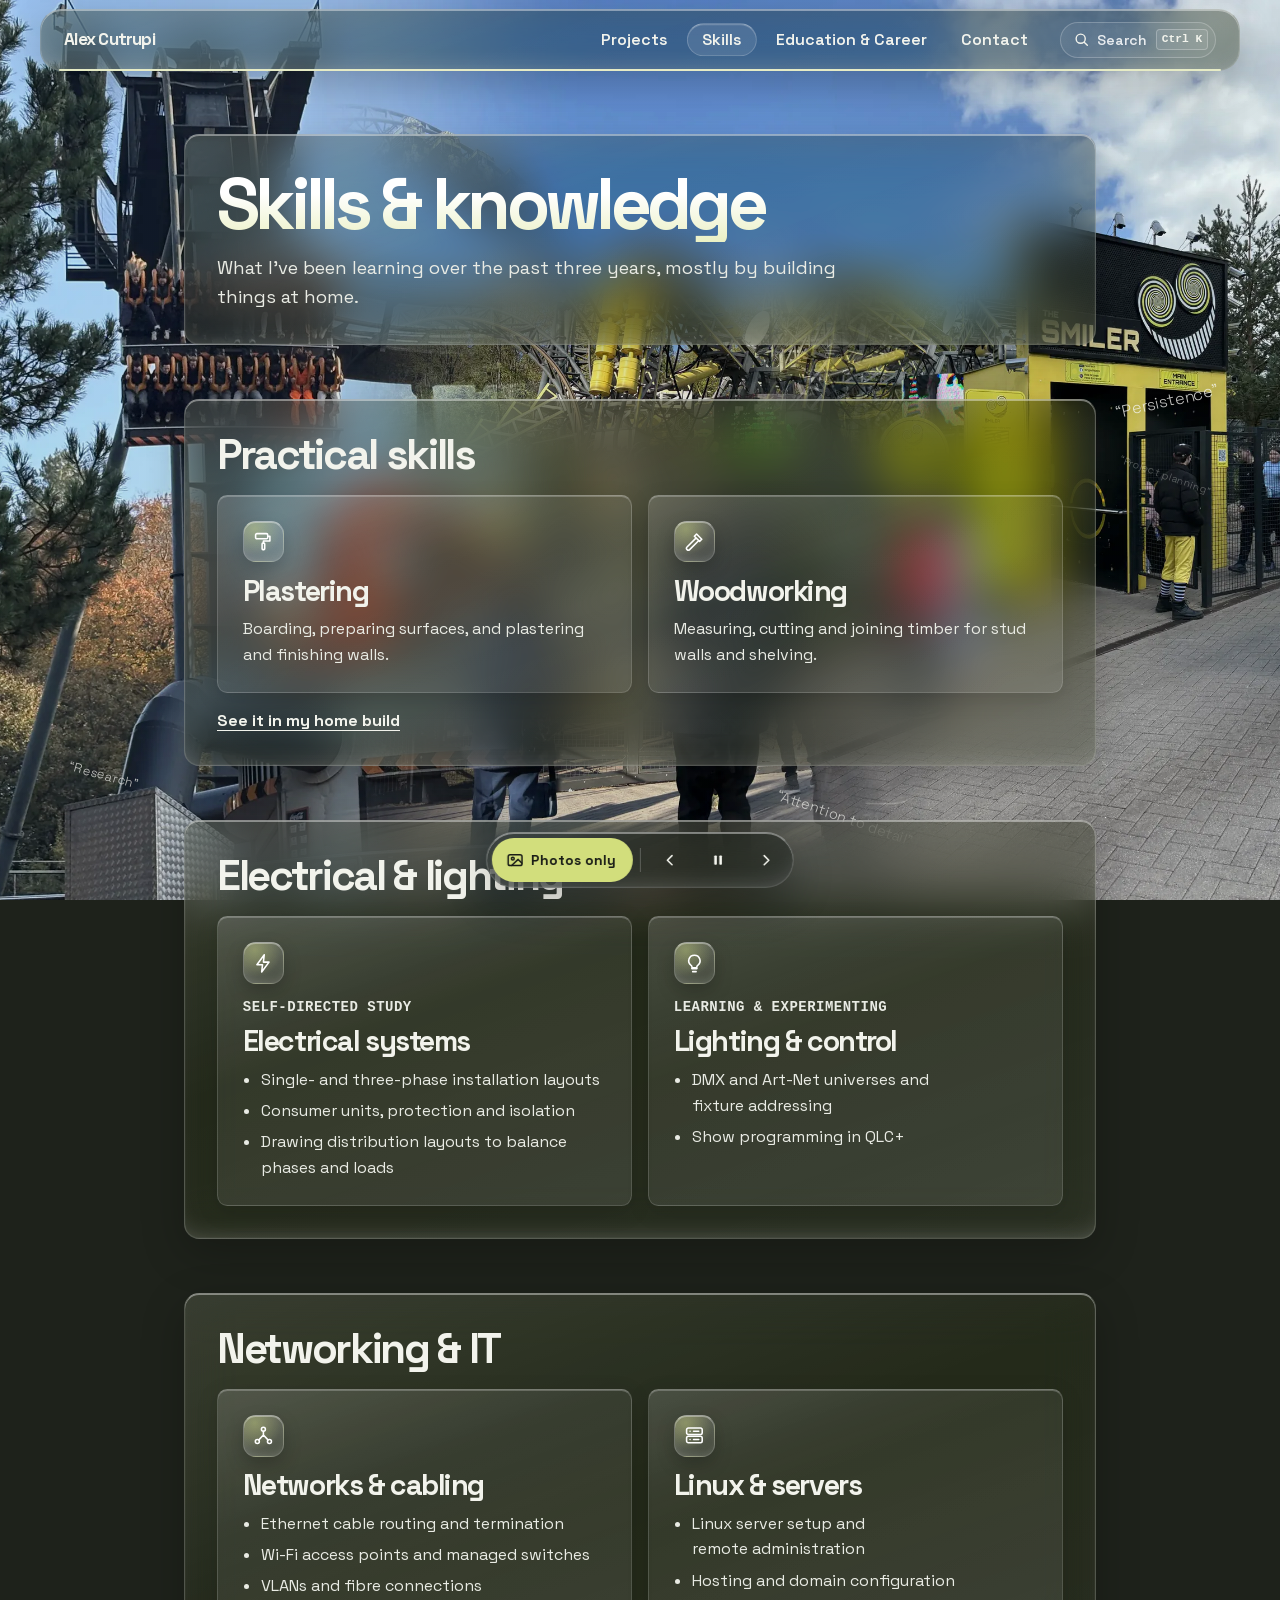
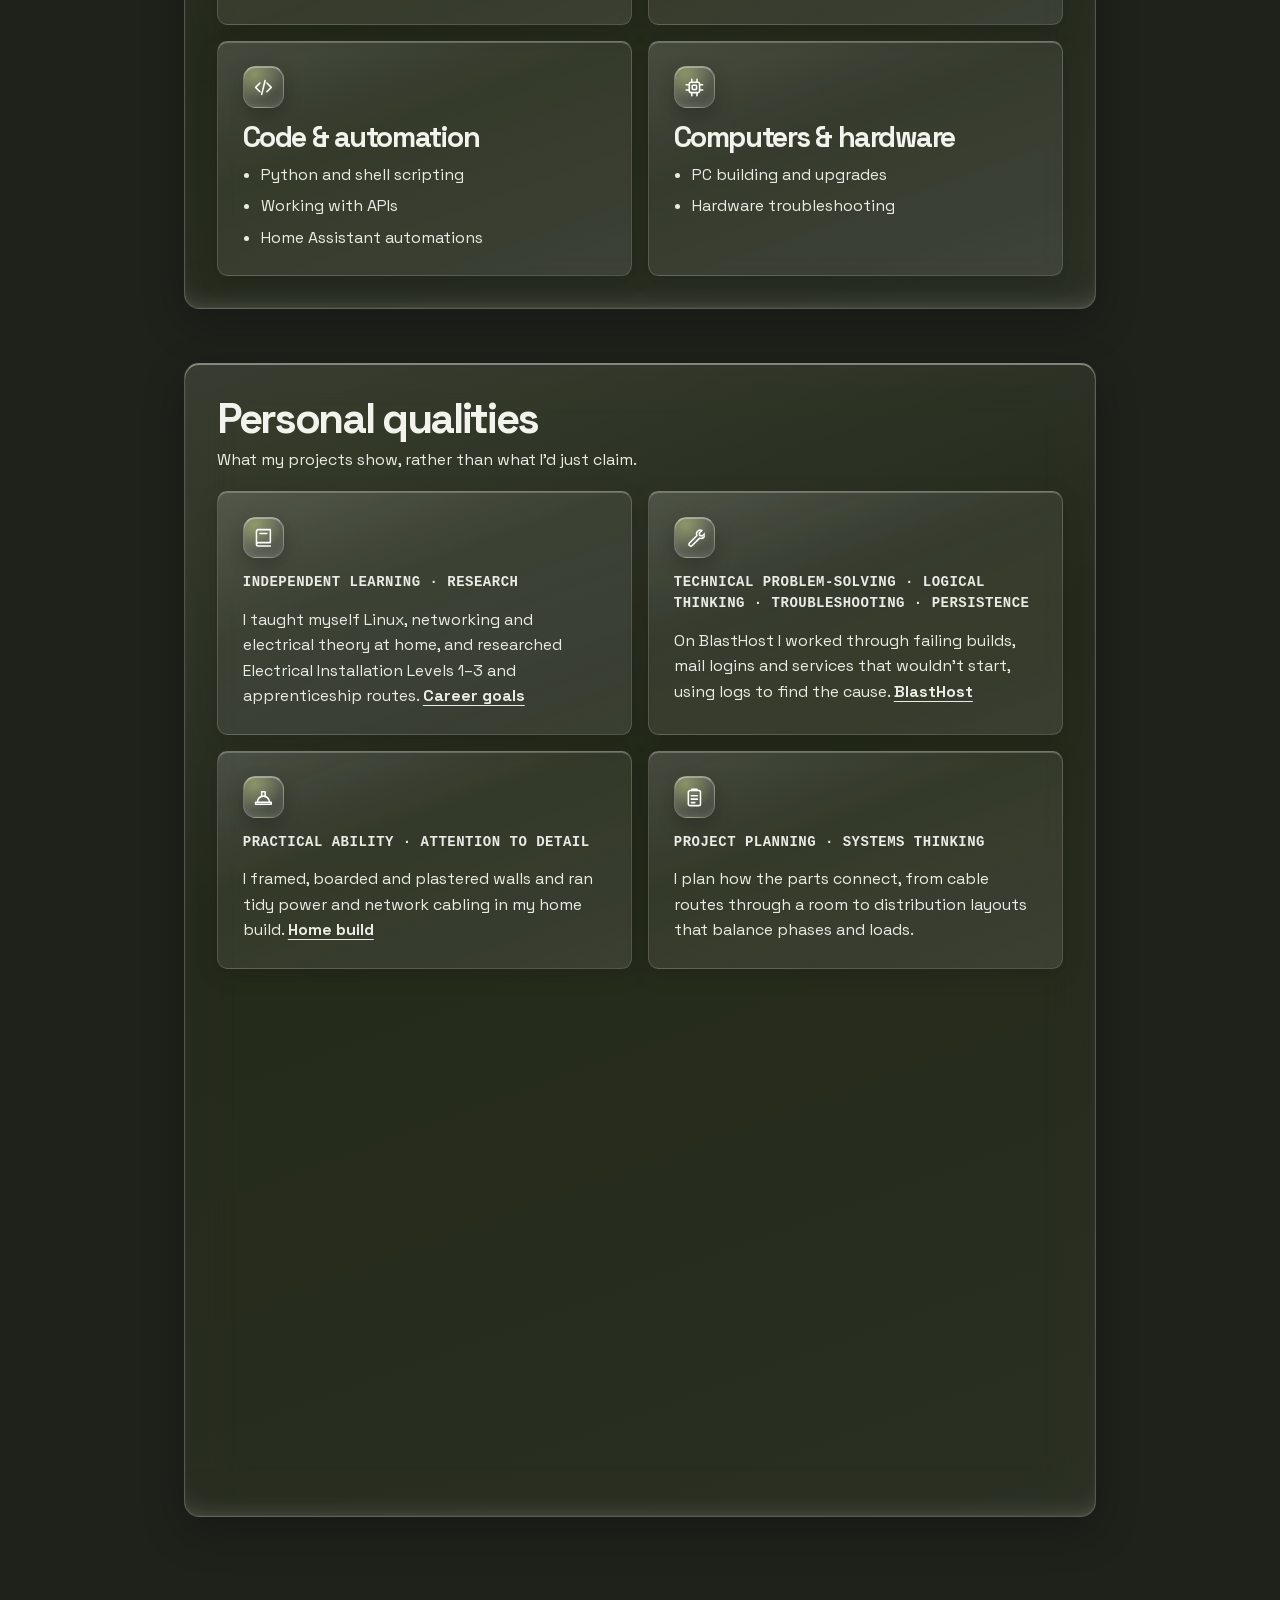
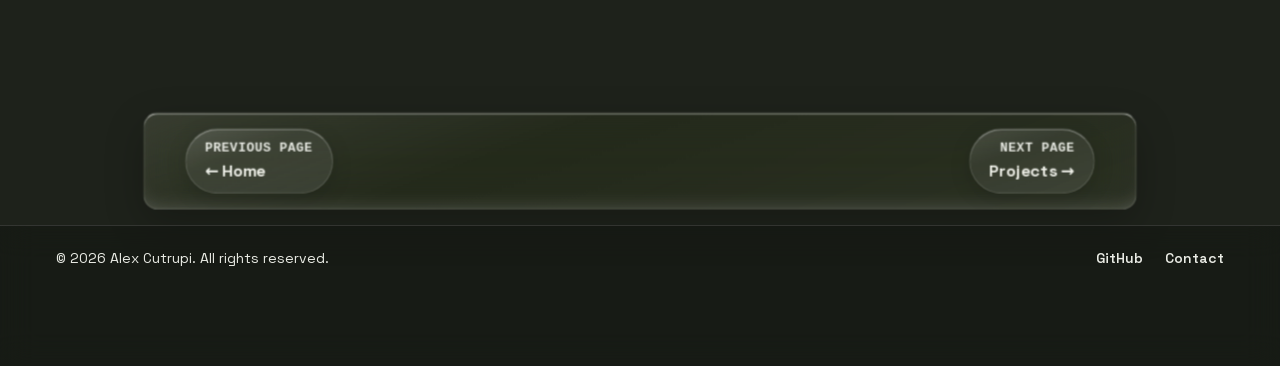
<file: skills.html>
<!DOCTYPE html>
<html lang="en-GB">
<head>
  <meta charset="UTF-8">
  <meta name="viewport" content="width=device-width, initial-scale=1.0">
  <title>Electrical, Networking &amp; Practical Skills | Alex Cutrupi</title>
  <meta name="description" content="Explore Alex Cutrupi’s skills in electrical systems, lighting controls, network cabling, Linux administration, plastering and woodworking.">
  <link rel="icon" href="/favicon.ico" sizes="48x48">
  <link rel="icon" type="image/png" sizes="96x96" href="/assets/favicon-96.png">
  <link rel="icon" type="image/png" sizes="192x192" href="/assets/favicon-192.png">
  <link rel="apple-touch-icon" href="/apple-touch-icon.png">
  <link rel="manifest" href="/site.webmanifest">
  <link rel="stylesheet" href="styles.css?v=14db1777">
  <script>
    // Backdrop photo size: the full-quality originals on screens with the pixels to show them (Retina,
    // 4K, larger phones), the standard ones elsewhere, where they look identical. Chosen before first
    // paint so only one size is ever downloaded.
    (function () {
      var wide = matchMedia("(min-width: 800.02px)").matches, dpr = window.devicePixelRatio || 1;
      var full = wide ? Math.max(screen.width, screen.height) * dpr > 2600 : Math.min(screen.width, screen.height) * dpr > 1200;
      if (full) document.documentElement.setAttribute("data-photo-size", "full");
      var name = "52" + (full ? "-full" : "") + ".webp", dir = "assets/photo-blends/";
      [["mobile-", "(max-width: 800px)"], ["desktop-", "(min-width: 800.02px)"]].forEach(function (size) {
        var link = document.createElement("link");
        link.rel = "preload"; link.as = "image"; link.href = dir + size[0] + name; link.media = size[1];
        link.setAttribute("fetchpriority", "high");
        document.head.appendChild(link);
      });
      if (full) {
        var style = document.createElement("style");
        style.textContent = ".photo-backdrop{--backdrop-desktop:url(\"" + dir + "desktop-" + name +
          "\");--backdrop-mobile:url(\"" + dir + "mobile-" + name + "\")}";
        document.head.appendChild(style);
      }
    })();
  </script>
  <meta name="author" content="Alex Cutrupi">
  <meta name="theme-color" content="#1b1f18">
  <link rel="me" href="https://github.com/alexcutrupi">
  <link rel="me" href="https://www.instagram.com/cutrupi.alex/">
  <link rel="me" href="https://www.youtube.com/@alexcutrupi">
  <link rel="me" href="https://www.facebook.com/alex.cutrupi.3/">
  <link rel="alternate" type="text/plain" href="/llms.txt" title="Plain-text profile for AI assistants">
  <link rel="canonical" href="https://alexcutrupi.com/skills.html">
  <meta name="robots" content="index, follow, max-snippet:-1, max-image-preview:large">
  <meta property="og:type" content="website">
  <meta property="og:site_name" content="Alex Cutrupi">
  <meta property="og:locale" content="en_GB">
  <meta property="og:url" content="https://alexcutrupi.com/skills.html">
  <meta property="og:title" content="Electrical, Networking &amp; Practical Skills | Alex Cutrupi">
  <meta property="og:description" content="Explore Alex Cutrupi’s skills in electrical systems, lighting controls, network cabling, Linux administration, plastering and woodworking.">
  <meta property="og:image" content="https://alexcutrupi.com/assets/alex-cutrupi-share.jpg">
  <meta property="og:image:type" content="image/jpeg">
  <meta property="og:image:width" content="640">
  <meta property="og:image:height" content="640">
  <meta property="og:image:alt" content="Portrait of Alex Cutrupi">
  <meta name="twitter:card" content="summary_large_image">
  <script type="application/ld+json">
{
  "@context": "https://schema.org",
  "@graph": [
    {
      "@type": "WebSite",
      "@id": "https://alexcutrupi.com/#website",
      "url": "https://alexcutrupi.com/",
      "name": "Alex Cutrupi",
      "inLanguage": "en-GB",
      "publisher": {
        "@id": "https://alexcutrupi.com/#alex-cutrupi"
      },
      "author": {
        "@id": "https://alexcutrupi.com/#alex-cutrupi"
      }
    },
    {
      "@type": "WebPage",
      "@id": "https://alexcutrupi.com/skills.html#page",
      "url": "https://alexcutrupi.com/skills.html",
      "name": "Electrical, Networking & Practical Skills | Alex Cutrupi",
      "description": "Explore Alex Cutrupi’s skills in electrical systems, lighting controls, network cabling, Linux administration, plastering and woodworking.",
      "inLanguage": "en-GB",
      "isPartOf": {
        "@id": "https://alexcutrupi.com/#website"
      },
      "about": {
        "@id": "https://alexcutrupi.com/#alex-cutrupi"
      },
      "author": {
        "@id": "https://alexcutrupi.com/#alex-cutrupi"
      }
    },
    {
      "@type": "BreadcrumbList",
      "itemListElement": [
        {
          "@type": "ListItem",
          "position": 1,
          "name": "Home",
          "item": "https://alexcutrupi.com/"
        },
        {
          "@type": "ListItem",
          "position": 2,
          "name": "Skills",
          "item": "https://alexcutrupi.com/skills.html"
        }
      ]
    },
    {
      "@type": "Person",
      "@id": "https://alexcutrupi.com/#alex-cutrupi",
      "name": "Alex Cutrupi",
      "url": "https://alexcutrupi.com/"
    }
  ]
}
  </script>
</head>
<body class="photo-backdrop">
  <svg class="icon-sprite" aria-hidden="true" focusable="false"><symbol id="i-train" viewBox="0 0 24 24"><rect x="5" y="3" width="14" height="14" rx="3"/><path d="M5 10h14M9.5 21l1.5-4M14.5 21 13 17M8.5 13.5h.01M15.5 13.5h.01"/></symbol><symbol id="i-bolt" viewBox="0 0 24 24"><path d="M13 2 4.5 13.5H11L10 22l8.5-11.5H12z"/></symbol><symbol id="i-bulb" viewBox="0 0 24 24"><path d="M9 18h6M10 21.5h4M12 2.5a6.5 6.5 0 0 0-3.8 11.8c.6.4 1 1.1 1 1.9V17h5.6v-.8c0-.8.4-1.5 1-1.9A6.5 6.5 0 0 0 12 2.5z"/></symbol><symbol id="i-network" viewBox="0 0 24 24"><circle cx="12" cy="5" r="2.3"/><circle cx="5" cy="19" r="2.3"/><circle cx="19" cy="19" r="2.3"/><path d="M12 7.3v4.2M12 11.5l-5.3 5.7M12 11.5l5.3 5.7"/></symbol><symbol id="i-server" viewBox="0 0 24 24"><rect x="3" y="3.5" width="18" height="7.5" rx="2"/><rect x="3" y="13" width="18" height="7.5" rx="2"/><path d="M7 7.25h.01M7 16.75h.01M11 7.25h6M11 16.75h6"/></symbol><symbol id="i-code" viewBox="0 0 24 24"><path d="M8 7l-5 5 5 5M16 7l5 5-5 5M14 4l-4 16"/></symbol><symbol id="i-chip" viewBox="0 0 24 24"><rect x="6" y="6" width="12" height="12" rx="2"/><rect x="9.5" y="9.5" width="5" height="5" rx=".8"/><path d="M9 2.5V6M15 2.5V6M9 18v3.5M15 18v3.5M2.5 9H6M2.5 15H6M18 9h3.5M18 15h3.5"/></symbol><symbol id="i-roller" viewBox="0 0 24 24"><rect x="3" y="3" width="14" height="6" rx="1.5"/><path d="M17 6h2.5v5.5H12V14"/><rect x="10.5" y="14" width="3" height="7.5" rx="1"/></symbol><symbol id="i-hammer" viewBox="0 0 24 24"><path d="M14.5 3.5l6 6-2.5 2.5-6-6zM13.2 8.8 3.5 18.5a2.1 2.1 0 0 0 3 3l9.7-9.7"/></symbol><symbol id="i-book" viewBox="0 0 24 24"><path d="M4 19.5V5a2 2 0 0 1 2-2h14v15H6a2 2 0 0 0-2 2 2 2 0 0 0 2 2h14M8 7.5h8"/></symbol><symbol id="i-wrench" viewBox="0 0 24 24"><path d="M14.7 6.3a4.5 4.5 0 0 1 5.9-2.4l-3 3 .6 2.9 2.9.6 3-3a4.5 4.5 0 0 1-6.1 5.4l-8.6 8.6a2.1 2.1 0 0 1-3-3l8.6-8.6a4.5 4.5 0 0 1-.3-3.5z"/></symbol><symbol id="i-hardhat" viewBox="0 0 24 24"><path d="M3 17.5h18v2.5H3zM5 17.5a7 7 0 0 1 14 0M10 10.8V5.5h4v5.3"/></symbol><symbol id="i-clipboard" viewBox="0 0 24 24"><rect x="5" y="4" width="14" height="17.5" rx="2"/><path d="M9 4V2.5h6V4M8.5 10h7M8.5 14h7M8.5 18h4"/></symbol><symbol id="i-rocket" viewBox="0 0 24 24"><path d="M5 15.5c-1.5 1.5-2 4.5-2 4.5s3-.5 4.5-2M9 13l2 2M12.5 3c4.5 0 8.5 4 8.5 8.5-2.5 2.2-6 4.3-9 5.5L7 12c1.2-3 3.3-6.5 5.5-9zM15 9h.01"/></symbol><symbol id="i-compass" viewBox="0 0 24 24"><circle cx="12" cy="12" r="9"/><path d="M15.8 8.2 13.5 13.5l-5.3 2.3 2.3-5.3z"/></symbol></svg>
  <a class="skip-link" href="#main">Skip to content</a>
  <header class="site-header">
    <nav class="container nav" aria-label="Main navigation">
      <a href="/" class="brand">Alex Cutrupi</a>
      <button class="menu-toggle" type="button" aria-expanded="false" aria-controls="main-menu" hidden>Menu</button>
      <ul class="nav-links" id="main-menu">
        <li><a href="past-projects.html">Projects</a></li>
        <li><a href="skills.html" aria-current="page">Skills</a></li>
        <li><a href="education-career.html">Education &amp; Career</a></li>
        <li><a href="contact.html">Contact</a></li>
      </ul>
    </nav>
  </header>

  <div class="backdrop-controls" role="group" aria-label="Backdrop controls" hidden>
    <button class="backdrop-button backdrop-view" type="button" aria-controls="main">
      <svg class="backdrop-icon" viewBox="0 0 24 24" aria-hidden="true"><rect x="3" y="5" width="18" height="14" rx="2.5"/><circle cx="9" cy="10" r="1.8"/><path d="M21 16l-5-5-8.5 8"/></svg>
      <span class="backdrop-view-label">Photos only</span>
    </button>
    <span class="backdrop-divider" aria-hidden="true"></span>
    <button class="backdrop-button backdrop-round backdrop-previous" type="button" aria-label="Previous backdrop" hidden>
      <svg class="backdrop-icon" viewBox="0 0 24 24" aria-hidden="true"><path d="M14.5 6l-6 6 6 6"/></svg>
    </button>
    <button class="backdrop-button backdrop-round backdrop-toggle" type="button" aria-label="Pause backdrop" hidden>
      <span class="backdrop-progress" aria-hidden="true"></span>
      <svg class="backdrop-icon icon-pause" viewBox="0 0 24 24" aria-hidden="true"><rect x="7" y="6" width="3.4" height="12" rx="1"/><rect x="13.6" y="6" width="3.4" height="12" rx="1"/></svg>
      <svg class="backdrop-icon icon-play" viewBox="0 0 24 24" aria-hidden="true"><path d="M8.5 5.8v12.4l10-6.2z"/></svg>
      <span class="backdrop-toggle-label sr-only">Pause</span>
    </button>
    <button class="backdrop-button backdrop-round backdrop-next" type="button" aria-label="Next backdrop" hidden>
      <svg class="backdrop-icon" viewBox="0 0 24 24" aria-hidden="true"><path d="M9.5 6l6 6-6 6"/></svg>
    </button>
    <span class="sr-only" id="backdrop-status" role="status"></span>
  </div>

  <main id="main" class="skills-page" tabindex="-1">
    <header class="container skills-panel skills-intro">
      <h1 id="skills-title">Skills &amp; knowledge</h1>
      <p class="section-intro">What I’ve been learning over the past three years, mostly by building things at home.</p>
    </header>

    <section class="container skills-panel" aria-labelledby="practical-skills-title">
      <h2 id="practical-skills-title">Practical skills</h2>
      <div class="expertise-grid">
        <article class="expertise-card practical-card">
          <span class="glass-icon" aria-hidden="true"><svg><use href="#i-roller"/></svg></span>
          <h3>Plastering</h3>
          <p>Boarding, preparing surfaces, and plastering and finishing walls.</p>
        </article>
        <article class="expertise-card practical-card practical-card-timber">
          <span class="glass-icon" aria-hidden="true"><svg><use href="#i-hammer"/></svg></span>
          <h3>Woodworking</h3>
          <p>Measuring, cutting and joining timber for stud walls and shelving.</p>
        </article>
      </div>
      <p class="skills-evidence"><a class="text-link" href="past-projects.html#hands-on">See it in my home build</a></p>
    </section>

    <section class="container skills-panel" aria-labelledby="electrical-skills-title">
      <h2 id="electrical-skills-title">Electrical &amp; lighting</h2>
      <div class="expertise-grid">
        <article class="expertise-card">
          <span class="glass-icon" aria-hidden="true"><svg><use href="#i-bolt"/></svg></span>
          <p class="experience-label">Self-directed study</p>
          <h3>Electrical systems</h3>
          <ul>
            <li>Single- and three-phase installation layouts</li>
            <li>Consumer units, protection and isolation</li>
            <li>Drawing distribution layouts to balance phases and loads</li>
          </ul>
        </article>
        <article class="expertise-card">
          <span class="glass-icon" aria-hidden="true"><svg><use href="#i-bulb"/></svg></span>
          <p class="experience-label">Learning &amp; experimenting</p>
          <h3>Lighting &amp; control</h3>
          <ul>
            <li>DMX and Art-Net universes and fixture addressing</li>
            <li>Show programming in QLC+</li>
          </ul>
        </article>
      </div>
    </section>

    <section class="container skills-panel" aria-labelledby="computing-skills-title">
      <h2 id="computing-skills-title">Networking &amp; IT</h2>
      <div class="expertise-grid">
        <article class="expertise-card">
          <span class="glass-icon" aria-hidden="true"><svg><use href="#i-network"/></svg></span>
          <h3>Networks &amp; cabling</h3>
          <ul>
            <li>Ethernet cable routing and termination</li>
            <li>Wi-Fi access points and managed switches</li>
            <li>VLANs and fibre connections</li>
          </ul>
        </article>
        <article class="expertise-card">
          <span class="glass-icon" aria-hidden="true"><svg><use href="#i-server"/></svg></span>
          <h3>Linux &amp; servers</h3>
          <ul>
            <li>Linux server setup and remote administration</li>
            <li>Hosting and domain configuration</li>
          </ul>
        </article>
        <article class="expertise-card">
          <span class="glass-icon" aria-hidden="true"><svg><use href="#i-code"/></svg></span>
          <h3>Code &amp; automation</h3>
          <ul>
            <li>Python and shell scripting</li>
            <li>Working with APIs</li>
            <li>Home Assistant automations</li>
          </ul>
        </article>
        <article class="expertise-card">
          <span class="glass-icon" aria-hidden="true"><svg><use href="#i-chip"/></svg></span>
          <h3>Computers &amp; hardware</h3>
          <ul>
            <li>PC building and upgrades</li>
            <li>Hardware troubleshooting</li>
          </ul>
        </article>
      </div>
    </section>

    <section class="container skills-panel" aria-labelledby="qualities-title">
      <h2 id="qualities-title">Personal qualities</h2>
      <p class="qualities-intro">What my projects show, rather than what I’d just claim.</p>
      <div class="expertise-grid">
        <article class="expertise-card quality-card">
          <span class="glass-icon" aria-hidden="true"><svg><use href="#i-book"/></svg></span>
          <p class="experience-label">Independent learning · Research</p>
          <p>I taught myself Linux, networking and electrical theory at home, and researched Electrical Installation Levels 1–3 and apprenticeship routes. <a class="text-link" href="education-career.html#career">Career goals</a></p>
        </article>
        <article class="expertise-card quality-card">
          <span class="glass-icon" aria-hidden="true"><svg><use href="#i-wrench"/></svg></span>
          <p class="experience-label">Technical problem-solving · Logical thinking · Troubleshooting · Persistence</p>
          <p>On BlastHost I worked through failing builds, mail logins and services that wouldn’t start, using logs to find the cause. <a class="text-link" href="past-projects.html#blasthost">BlastHost</a></p>
        </article>
        <article class="expertise-card quality-card">
          <span class="glass-icon" aria-hidden="true"><svg><use href="#i-hardhat"/></svg></span>
          <p class="experience-label">Practical ability · Attention to detail</p>
          <p>I framed, boarded and plastered walls and ran tidy power and network cabling in my home build. <a class="text-link" href="past-projects.html#hands-on">Home build</a></p>
        </article>
        <article class="expertise-card quality-card">
          <span class="glass-icon" aria-hidden="true"><svg><use href="#i-clipboard"/></svg></span>
          <p class="experience-label">Project planning · Systems thinking</p>
          <p>I plan how the parts connect, from cable routes through a room to distribution layouts that balance phases and loads.</p>
        </article>
        <article class="expertise-card quality-card">
          <span class="glass-icon" aria-hidden="true"><svg><use href="#i-rocket"/></svg></span>
          <p class="experience-label">Initiative · Entrepreneurial thinking · Creativity</p>
          <p>I started Pistopass to help businesses reward returning customers, and customised BlastHost’s game panel to fit the brand. <a class="text-link" href="past-projects.html#pistopass">Pistopass</a></p>
        </article>
        <article class="expertise-card quality-card">
          <span class="glass-icon" aria-hidden="true"><svg><use href="#i-compass"/></svg></span>
          <p class="experience-label">Adaptability · Technical curiosity</p>
          <p>I move between software, networking and hands-on building, and keep trying new things like DMX lighting and Home Assistant.</p>
        </article>
        <article class="expertise-card quality-card quality-card-wide">
          <span class="glass-icon" aria-hidden="true"><svg><use href="#i-train"/></svg></span>
          <p class="experience-label">Independence · Journey planning · Time management</p>
          <p>I travel independently across the UK by rail: planning journeys with several trains and connections, finding another route when services are delayed or cancelled, and keeping costs down with split tickets and off-peak fares.</p>
        </article>
      </div>
    </section>
  </main>

  <nav class="page-nav container" aria-label="Page navigation">
    <a class="page-nav-link page-nav-prev" href="/">
      <span class="page-nav-label">Previous page</span>
      <span class="page-nav-title">Home</span>
    </a>
    <a class="page-nav-link page-nav-next" href="past-projects.html">
      <span class="page-nav-label">Next page</span>
      <span class="page-nav-title">Projects</span>
    </a>
  </nav>

  <footer class="site-footer">
    <div class="container footer-inner">
      <p>&copy; <span id="year"></span> Alex Cutrupi. All rights reserved.</p>
      <nav aria-label="Footer links">
        <a href="https://github.com/alexcutrupi">GitHub</a>
        <a href="contact.html">Contact</a>
      </nav>
    </div>
  </footer>

  <script src="script.js?v=64775db3"></script>
</body>
</html>
</file>
